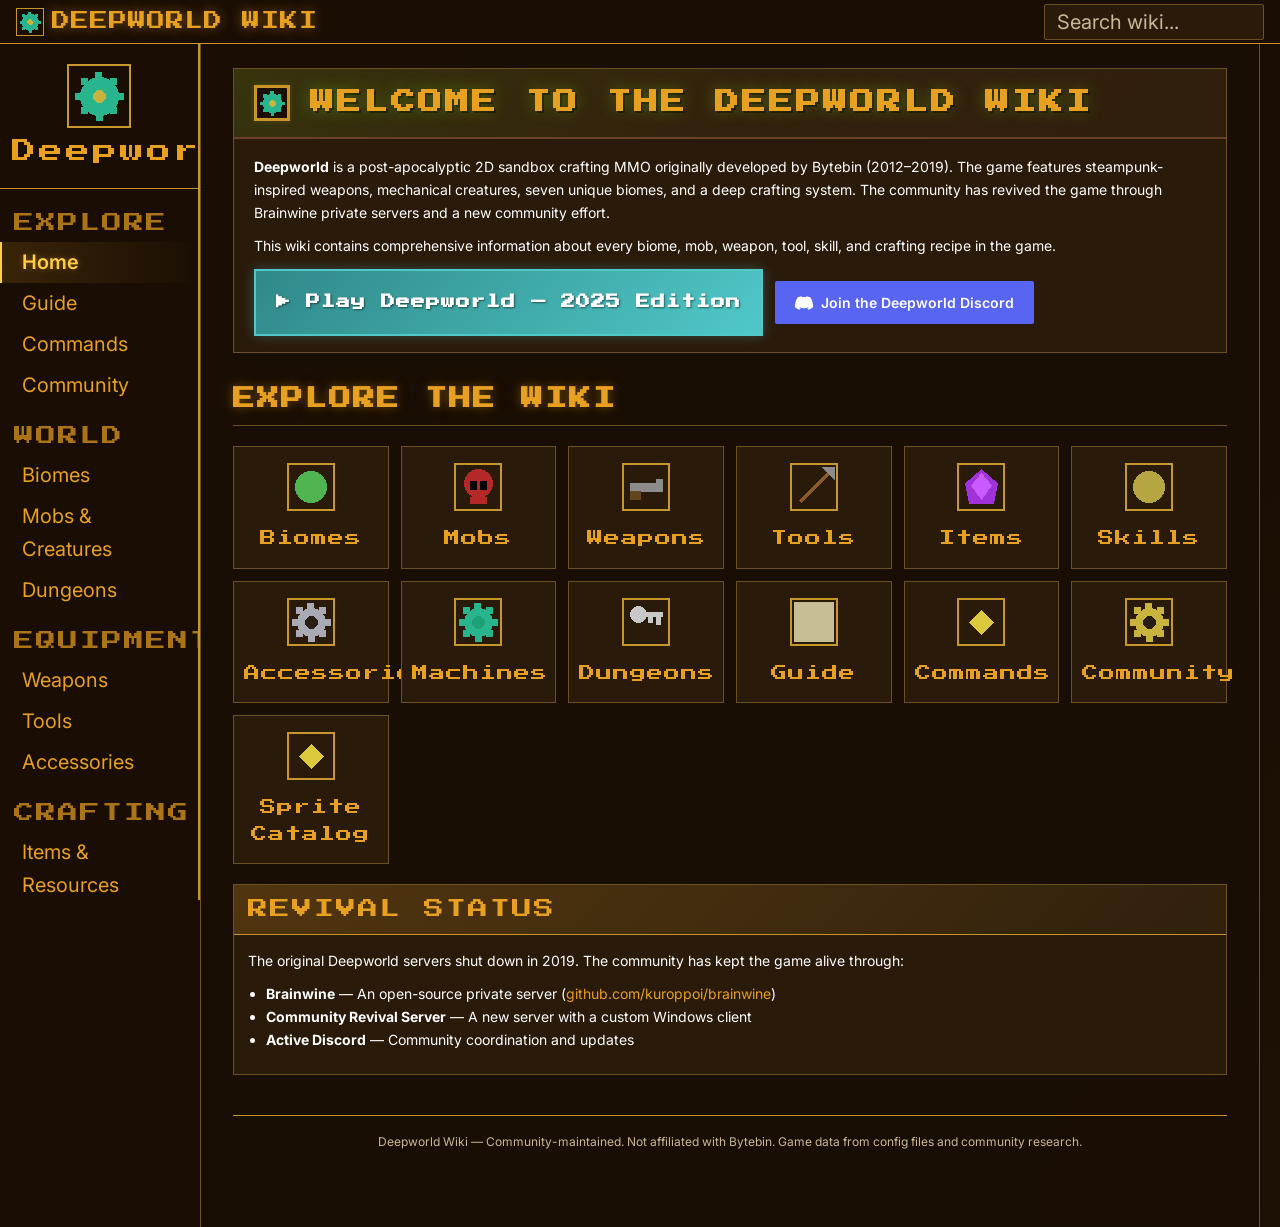
<file: index.html>
<!DOCTYPE html>
<html lang="en">
<head>
<meta charset="UTF-8">
<meta name="viewport" content="width=device-width, initial-scale=1.0">
<title>Deepworld Wiki</title>
<link rel="stylesheet" href="style.css">
<link rel="icon" type="image/png" href="./assets/icons/logo-deepworld.png">
</head>
<body>

<!-- ===== TOPBAR ===== -->
<div class="topbar">
  <div class="topbar-left">
    <button class="hamburger" onclick="toggleSidebar()" aria-label="Menu">&#9776;</button>
    <a href="#home" class="topbar-title">
      <img src="./assets/icons/logo-deepworld.png" class="logo-icon" alt="Deepworld">
      Deepworld Wiki
    </a>
  </div>
  <div class="search-box">
    <input type="text" id="searchInput" placeholder="Search wiki..." oninput="handleSearch()" onfocus="handleSearch()">
    <div class="search-results-dropdown" id="searchDropdown"></div>
  </div>
</div>

<!-- ===== SIDEBAR OVERLAY ===== -->
<div class="sidebar-overlay" id="sidebarOverlay" onclick="toggleSidebar()"></div>

<!-- ===== SIDEBAR ===== -->
<nav class="sidebar" id="sidebar">
  <div class="sidebar-logo">
    <img src="./assets/icons/logo-deepworld.png" alt="Deepworld Logo">
    <span>Deepworld</span>
  </div>

  <div class="nav-group">
    <div class="nav-group-title">Explore</div>
    <a href="#home" class="nav-link" data-page="home">Home</a>
    <a href="#guide" class="nav-link" data-page="guide">Guide</a>
    <a href="#commands" class="nav-link" data-page="commands">Commands</a>
    <a href="#community" class="nav-link" data-page="community">Community</a>
  </div>
  <div class="nav-group">
    <div class="nav-group-title">World</div>
    <a href="#biomes" class="nav-link" data-page="biomes">Biomes</a>
    <a href="#mobs" class="nav-link" data-page="mobs">Mobs & Creatures</a>
    <a href="#dungeons" class="nav-link" data-page="dungeons">Dungeons</a>
  </div>
  <div class="nav-group">
    <div class="nav-group-title">Equipment</div>
    <a href="#weapons" class="nav-link" data-page="weapons">Weapons</a>
    <a href="#tools" class="nav-link" data-page="tools">Tools</a>
    <a href="#accessories" class="nav-link" data-page="accessories">Accessories</a>
  </div>
  <div class="nav-group">
    <div class="nav-group-title">Crafting</div>
    <a href="#items" class="nav-link" data-page="items">Items & Resources</a>
    <a href="#machines" class="nav-link" data-page="machines">Machines</a>
    <a href="#skills" class="nav-link" data-page="skills">Skills</a>
  </div>
  <div class="nav-group">
    <div class="nav-group-title">Reference</div>
    <a href="#catalog" class="nav-link" data-page="catalog">Sprite Catalog</a>
  </div>

  <a href="https://discord.gg/deepworld" target="_blank" class="sidebar-discord">
    <svg width="16" height="16" viewBox="0 0 24 24" fill="currentColor"><path d="M20.317 4.37a19.791 19.791 0 00-4.885-1.515.074.074 0 00-.079.037c-.21.375-.444.864-.608 1.25a18.27 18.27 0 00-5.487 0 12.64 12.64 0 00-.617-1.25.077.077 0 00-.079-.037A19.736 19.736 0 003.677 4.37a.07.07 0 00-.032.027C.533 9.046-.32 13.58.099 18.057a.082.082 0 00.031.057 19.9 19.9 0 005.993 3.03.078.078 0 00.084-.028c.462-.63.874-1.295 1.226-1.994a.076.076 0 00-.041-.106 13.107 13.107 0 01-1.872-.892.077.077 0 01-.008-.128 10.2 10.2 0 00.372-.292.074.074 0 01.077-.01c3.928 1.793 8.18 1.793 12.062 0a.074.074 0 01.078.01c.12.098.246.198.373.292a.077.077 0 01-.006.127 12.299 12.299 0 01-1.873.892.077.077 0 00-.041.107c.36.698.772 1.362 1.225 1.993a.076.076 0 00.084.028 19.839 19.839 0 006.002-3.03.077.077 0 00.032-.054c.5-5.177-.838-9.674-3.549-13.66a.061.061 0 00-.031-.03z"/></svg>
    Discord
  </a>
</nav>

<!-- ===== MAIN CONTENT ===== -->
<main class="main">

<!-- ==================== HOME PAGE ==================== -->
<div class="page" id="page-home">
  <div class="welcome-banner">
    <div class="banner-header">
      <img src="./assets/icons/logo-deepworld.png" class="item-icon-lg" alt="Deepworld">
      <h1>Welcome to the Deepworld Wiki</h1>
    </div>
    <div class="banner-body">
      <p><strong>Deepworld</strong> is a post-apocalyptic 2D sandbox crafting MMO originally developed by Bytebin (2012&ndash;2019). The game features steampunk-inspired weapons, mechanical creatures, seven unique biomes, and a deep crafting system. The community has revived the game through Brainwine private servers and a new community effort.</p>
      <p>This wiki contains comprehensive information about every biome, mob, weapon, tool, skill, and crafting recipe in the game.</p>
      <div style="display:flex;gap:12px;flex-wrap:wrap;margin-top:12px;">
        <a href="https://boraini.com/deepworld-2025-website/" target="_blank" rel="noopener noreferrer" class="play-btn">
          &#9654; Play Deepworld &mdash; 2025 Edition
        </a>
        <a href="https://discord.gg/deepworld" target="_blank" class="discord-btn">
          <svg width="18" height="18" viewBox="0 0 24 24" fill="currentColor"><path d="M20.317 4.37a19.791 19.791 0 00-4.885-1.515.074.074 0 00-.079.037c-.21.375-.444.864-.608 1.25a18.27 18.27 0 00-5.487 0 12.64 12.64 0 00-.617-1.25.077.077 0 00-.079-.037A19.736 19.736 0 003.677 4.37a.07.07 0 00-.032.027C.533 9.046-.32 13.58.099 18.057a.082.082 0 00.031.057 19.9 19.9 0 005.993 3.03.078.078 0 00.084-.028c.462-.63.874-1.295 1.226-1.994a.076.076 0 00-.041-.106 13.107 13.107 0 01-1.872-.892.077.077 0 01-.008-.128 10.2 10.2 0 00.372-.292.074.074 0 01.077-.01c3.928 1.793 8.18 1.793 12.062 0a.074.074 0 01.078.01c.12.098.246.198.373.292a.077.077 0 01-.006.127 12.299 12.299 0 01-1.873.892.077.077 0 00-.041.107c.36.698.772 1.362 1.225 1.993a.076.076 0 00.084.028 19.839 19.839 0 006.002-3.03.077.077 0 00.032-.054c.5-5.177-.838-9.674-3.549-13.66a.061.061 0 00-.031-.03z"/></svg>
          Join the Deepworld Discord
        </a>
      </div>
    </div>
  </div>

  <h2>Explore the Wiki</h2>
  <div class="cat-grid">
    <a class="cat-card" href="#biomes">
      <img class="cat-icon" src="./assets/icons/biome-temperate.png" alt="Biomes">
      <div class="cat-label">Biomes</div>
    </a>
    <a class="cat-card" href="#mobs">
      <img class="cat-icon" src="./assets/icons/mob-terrapus.png" alt="Mobs">
      <div class="cat-label">Mobs</div>
    </a>
    <a class="cat-card" href="#weapons">
      <img class="cat-icon" src="./assets/icons/weapon-pistol.png" alt="Weapons">
      <div class="cat-label">Weapons</div>
    </a>
    <a class="cat-card" href="#tools">
      <img class="cat-icon" src="./assets/icons/tool-pickaxe.png" alt="Tools">
      <div class="cat-label">Tools</div>
    </a>
    <a class="cat-card" href="#items">
      <img class="cat-icon" src="./assets/icons/crystal-purple.png" alt="Items">
      <div class="cat-label">Items</div>
    </a>
    <a class="cat-card" href="#skills">
      <img class="cat-icon" src="./assets/icons/acc-scope-brass.png" alt="Skills">
      <div class="cat-label">Skills</div>
    </a>
    <a class="cat-card" href="#accessories">
      <img class="cat-icon" src="./assets/icons/acc-steampack.png" alt="Accessories">
      <div class="cat-label">Accessories</div>
    </a>
    <a class="cat-card" href="#machines">
      <img class="cat-icon" src="./assets/icons/machine-purifier.png" alt="Machines">
      <div class="cat-label">Machines</div>
    </a>
    <a class="cat-card" href="#dungeons">
      <img class="cat-icon" src="./assets/icons/key-skeleton.png" alt="Dungeons">
      <div class="cat-label">Dungeons</div>
    </a>
    <a class="cat-card" href="#guide">
      <img class="cat-icon" src="./assets/icons/acc-schematic.png" alt="Guide">
      <div class="cat-label">Guide</div>
    </a>
    <a class="cat-card" href="#commands">
      <img class="cat-icon" src="./assets/icons/misc-crown.png" alt="Commands">
      <div class="cat-label">Commands</div>
    </a>
    <a class="cat-card" href="#community">
      <img class="cat-icon" src="./assets/icons/mob-android.png" alt="Community">
      <div class="cat-label">Community</div>
    </a>
    <a class="cat-card" href="#catalog">
      <img class="cat-icon" src="./assets/icons/misc-crown.png" alt="Catalog">
      <div class="cat-label">Sprite Catalog</div>
    </a>
  </div>

  <div class="card">
    <div class="card-header">Revival Status</div>
    <div class="card-body">
      <p>The original Deepworld servers shut down in 2019. The community has kept the game alive through:</p>
      <ul style="margin-left:18px;margin-bottom:8px;">
        <li><strong>Brainwine</strong> &mdash; An open-source private server (<a href="https://github.com/kuroppoi/brainwine" target="_blank">github.com/kuroppoi/brainwine</a>)</li>
        <li><strong>Community Revival Server</strong> &mdash; A new server with a custom Windows client</li>
        <li><strong>Active Discord</strong> &mdash; Community coordination and updates</li>
      </ul>
    </div>
  </div>

  <div class="wiki-footer">
    Deepworld Wiki &mdash; Community-maintained. Not affiliated with Bytebin. Game data from config files and community research.
  </div>
</div>

<!-- ==================== BIOMES PAGE ==================== -->
<div class="page" id="page-biomes">
  <h1><img src="./assets/icons/biome-temperate.png" class="item-icon" alt="Biomes"> Biomes</h1>
  <p>Deepworld features 7 distinct biomes, each with unique resources, enemies, environmental mechanics, and terrain. Worlds generate with a specific biome type that determines what you'll find.</p>

  <!-- TEMPERATE -->
  <div class="biome-section clearfix" id="biome-temperate">
    <img class="biome-header-img" src="./assets/images/yt-biome-temperate.jpg" alt="Temperate Biome">
    <div class="infobox">
      <div class="infobox-header"><img src="./assets/icons/biome-temperate.png" class="item-icon-sm" alt=""> Temperate</div>
      <img class="infobox-img" src="./assets/images/biome-temperate.png" alt="Temperate Biome">
      <div class="infobox-row"><div class="infobox-label">Type</div><div class="infobox-value">Starter Biome</div></div>
      <div class="infobox-row"><div class="infobox-label">Mechanic</div><div class="infobox-value">Acid Rain</div></div>
      <div class="infobox-row"><div class="infobox-label">Resources</div><div class="infobox-value"><img src="./assets/icons/crystal-green.png" class="item-icon-sm" alt="">Green Crystals, <img src="./assets/icons/ore-copper.png" class="item-icon-sm" alt="">Copper, <img src="./assets/icons/ore-iron.png" class="item-icon-sm" alt="">Iron, <img src="./assets/icons/ore-wood.png" class="item-icon-sm" alt="">Wood</div></div>
      <div class="infobox-row"><div class="infobox-label">Exclusive</div><div class="infobox-value"><img src="./assets/icons/crystal-green.png" class="item-icon-sm" alt="">Green Crystals</div></div>
      <div class="infobox-row"><div class="infobox-label">Enemies</div><div class="infobox-value"><img src="./assets/icons/mob-brain-tiny.png" class="item-icon-sm" alt="">Brains, <img src="./assets/icons/mob-automata-small.png" class="item-icon-sm" alt="">Automata, <img src="./assets/icons/mob-terrapus.png" class="item-icon-sm" alt="">Terrapus</div></div>
      <div class="infobox-row"><div class="infobox-label">Absent</div><div class="infobox-value">Diamonds, Platinum, Bloodstone, Beryllium, Marble</div></div>
    </div>
    <h2>Temperate</h2>
    <p>The default starter biome with grassy terrain, trees, and varied underground ores. New worlds start with acid rain at 100% acidity. As you find all 8 Purifier parts and assemble the <img src="./assets/icons/machine-purifier.png" class="item-icon-sm" alt="">Purifier, acid rain converts to normal rain, and the biome becomes lush enough for flowers and bulbs to grow.</p>
    <h4>Mushrooms (8 types)</h4>
    <p><img src="./assets/icons/mush-portabella.png" class="item-icon-sm" alt="">Portabella, <img src="./assets/icons/mush-oyster.png" class="item-icon-sm" alt="">Oyster, <img src="./assets/icons/mush-porcini.png" class="item-icon-sm" alt="">Porcini, <img src="./assets/icons/mush-willow.png" class="item-icon-sm" alt="">Willow, <img src="./assets/icons/mush-amanita.png" class="item-icon-sm" alt="">Amanita, <img src="./assets/icons/mush-chanterelle.png" class="item-icon-sm" alt="">Chanterelle, <img src="./assets/icons/mush-morel.png" class="item-icon-sm" alt="">Morel, <img src="./assets/icons/mush-acid.png" class="item-icon-sm" alt="">Acid Mushroom</p>
    <h4>Environment</h4>
    <p>Acid rain damages players without <img src="./assets/icons/acc-exoskin.png" class="item-icon-sm" alt="">Exo-skin protection. The <img src="./assets/icons/machine-purifier.png" class="item-icon-sm" alt="">Purifier machine (8 parts found in green crates) neutralizes the acid rain when assembled. After purification, flowers and plants begin to grow naturally.</p>
  </div>

  <!-- DESERT -->
  <div class="biome-section clearfix" id="biome-desert">
    <img class="biome-header-img" src="./assets/images/yt-biome-desert.jpg" alt="Desert Biome">
    <div class="infobox">
      <div class="infobox-header"><img src="./assets/icons/biome-desert.png" class="item-icon-sm" alt=""> Desert</div>
      <img class="infobox-img" src="./assets/images/biome-desert.png" alt="Desert Biome">
      <div class="infobox-row"><div class="infobox-label">Type</div><div class="infobox-value">Arid Biome</div></div>
      <div class="infobox-row"><div class="infobox-label">Mechanic</div><div class="infobox-value">Dehydration</div></div>
      <div class="infobox-row"><div class="infobox-label">Resources</div><div class="infobox-value"><img src="./assets/icons/ore-beryllium.png" class="item-icon-sm" alt="">Beryllium, <img src="./assets/icons/crystal-yellow.png" class="item-icon-sm" alt="">Yellow Crystals</div></div>
      <div class="infobox-row"><div class="infobox-label">Exclusive</div><div class="infobox-value"><img src="./assets/icons/ore-beryllium.png" class="item-icon-sm" alt="">Beryllium</div></div>
      <div class="infobox-row"><div class="infobox-label">Enemies</div><div class="infobox-value"><img src="./assets/icons/mob-scorpion.png" class="item-icon-sm" alt="">Scorpions, <img src="./assets/icons/mob-sandworm.png" class="item-icon-sm" alt="">Sand Worms, <img src="./assets/icons/mob-armadillo.png" class="item-icon-sm" alt="">Armadillos</div></div>
      <div class="infobox-row"><div class="infobox-label">Fossils</div><div class="infobox-value"><img src="./assets/icons/fossil-pterodactyl.png" class="item-icon-sm" alt="">Pterodactyl, <img src="./assets/icons/fossil-trex.png" class="item-icon-sm" alt="">Raptor</div></div>
    </div>
    <h2>Desert</h2>
    <p>A barren biome where cacti replace trees and sandstone ruins dot the landscape. The desert has a dehydration mechanic &mdash; a Hydration bar that depletes over time. Players must carry and use <img src="./assets/icons/container-jar-water.png" class="item-icon-sm" alt="">Jars of Water to stay hydrated.</p>
    <h4>Exclusive Resource: <img src="./assets/icons/ore-beryllium.png" class="item-icon-sm" alt="">Beryllium</h4>
    <p>Beryllium ore is found only in Desert biomes and is required for crafting <img src="./assets/icons/weapon-energy-pistol.png" class="item-icon-sm" alt="">Energy weapons, weapon upgrade kits, and other advanced items.</p>
    <h4>Mushrooms</h4>
    <p><img src="./assets/icons/mush-portabella.png" class="item-icon-sm" alt="">Portabella, <img src="./assets/icons/mush-oyster.png" class="item-icon-sm" alt="">Oyster, <img src="./assets/icons/mush-porcini.png" class="item-icon-sm" alt="">Porcini, <img src="./assets/icons/mush-chanterelle.png" class="item-icon-sm" alt="">Chanterelle, <img src="./assets/icons/mush-morel.png" class="item-icon-sm" alt="">Morel, <img src="./assets/icons/mush-acid.png" class="item-icon-sm" alt="">Acid, <img src="./assets/icons/mush-anbaric.png" class="item-icon-sm" alt="">Anbaric Mushroom</p>
    <h4>Unique Creatures</h4>
    <p>The desert is home to <img src="./assets/icons/mob-scorpion.png" class="item-icon-sm" alt="">Scorpions, <img src="./assets/icons/mob-scorpion-large.png" class="item-icon-sm" alt="">Large Scorpions, <img src="./assets/icons/mob-sandworm.png" class="item-icon-sm" alt="">Sand Worms, and the friendly <img src="./assets/icons/mob-armadillo.png" class="item-icon-sm" alt="">Armadillo.</p>
  </div>

  <!-- ARCTIC -->
  <div class="biome-section clearfix" id="biome-arctic">
    <img class="biome-header-img" src="./assets/images/yt-biome-arctic-detail.jpg" alt="Arctic Biome">
    <div class="infobox">
      <div class="infobox-header"><img src="./assets/icons/biome-arctic.png" class="item-icon-sm" alt=""> Arctic</div>
      <img class="infobox-img" src="./assets/images/biome-arctic.png" alt="Arctic Biome">
      <div class="infobox-row"><div class="infobox-label">Type</div><div class="infobox-value">Frozen Biome</div></div>
      <div class="infobox-row"><div class="infobox-label">Mechanic</div><div class="infobox-value">Cold / Warmth Drain</div></div>
      <div class="infobox-row"><div class="infobox-label">Resources</div><div class="infobox-value"><img src="./assets/icons/ore-diamond.png" class="item-icon-sm" alt="">Diamonds, <img src="./assets/icons/crystal-blue.png" class="item-icon-sm" alt="">Blue Crystals, <img src="./assets/icons/ore-onyx.png" class="item-icon-sm" alt="">Onyx (100%)</div></div>
      <div class="infobox-row"><div class="infobox-label">Exclusive</div><div class="infobox-value"><img src="./assets/icons/ore-diamond.png" class="item-icon-sm" alt="">Diamonds</div></div>
      <div class="infobox-row"><div class="infobox-label">Enemies</div><div class="infobox-value"><img src="./assets/icons/mob-brain-tiny.png" class="item-icon-sm" alt="">Brains, <img src="./assets/icons/mob-automata-small.png" class="item-icon-sm" alt="">Automata, <img src="./assets/icons/mob-terrapus-frost.png" class="item-icon-sm" alt="">Frost Terrapus</div></div>
      <div class="infobox-row"><div class="infobox-label">Bunkers</div><div class="infobox-value">Ice Sculpture, Present</div></div>
    </div>
    <h2>Arctic</h2>
    <p>A barren frozen biome with no trees and scattered ruins. The cold mechanic drains the player's warmth &mdash; without an <img src="./assets/icons/acc-exoskin.png" class="item-icon-sm" alt="">Exo-skin, players lose HP over time. Arctic biomes are the only source of <img src="./assets/icons/ore-diamond.png" class="item-icon-sm" alt="">Diamond ore and have a 100% <img src="./assets/icons/ore-onyx.png" class="item-icon-sm" alt="">Onyx spawn rate.</p>
    <h4>Exclusive Resources</h4>
    <p><img src="./assets/icons/ore-diamond.png" class="item-icon-sm" alt="">Diamonds are found only in Arctic biomes and are essential for Diamond-tier tools, weapons, and the Diamond Weapon Kit.</p>
    <h4>Special Bunkers</h4>
    <p>The Arctic has unique bunker types: Ice Sculpture Bunkers containing ice sculptures, and Present/Candy Cane Bunkers with candy canes, presents, and unique seasonal loot.</p>
    <h4>Mushrooms</h4>
    <p><img src="./assets/icons/mush-portabella.png" class="item-icon-sm" alt="">Portabella, <img src="./assets/icons/mush-oyster.png" class="item-icon-sm" alt="">Oyster, <img src="./assets/icons/mush-porcini.png" class="item-icon-sm" alt="">Porcini, <img src="./assets/icons/mush-chanterelle.png" class="item-icon-sm" alt="">Chanterelle, <img src="./assets/icons/mush-arctic.png" class="item-icon-sm" alt="">Arctic Mushroom</p>
  </div>

  <!-- HELL -->
  <div class="biome-section clearfix" id="biome-hell">
    <img class="biome-header-img" src="./assets/images/yt-biome-hell.jpg" alt="Hell Biome">
    <div class="infobox">
      <div class="infobox-header"><img src="./assets/icons/biome-hell.png" class="item-icon-sm" alt=""> Hell</div>
      <div class="infobox-row"><div class="infobox-label">Type</div><div class="infobox-value">Fire Biome</div></div>
      <div class="infobox-row"><div class="infobox-label">Mechanic</div><div class="infobox-value">Fire/Magma hazards</div></div>
      <div class="infobox-row"><div class="infobox-label">Resources</div><div class="infobox-value"><img src="./assets/icons/ore-bloodstone.png" class="item-icon-sm" alt="">Bloodstone</div></div>
      <div class="infobox-row"><div class="infobox-label">Machine</div><div class="infobox-value"><img src="./assets/icons/machine-expiator.png" class="item-icon-sm" alt="">Expiator</div></div>
      <div class="infobox-row"><div class="infobox-label">Enemies</div><div class="infobox-value"><img src="./assets/icons/mob-terrapus-skeleton.png" class="item-icon-sm" alt="">Skeleton Terrapus, <img src="./assets/icons/mob-ghost.png" class="item-icon-sm" alt="">Ghosts</div></div>
    </div>
    <h2>Hell</h2>
    <p>A fire-themed biome filled with magma and hazards. The <img src="./assets/icons/machine-expiator.png" class="item-icon-sm" alt="">Expiator machine is unique to this biome &mdash; it consists of 8 parts that must be found and assembled, similar to the Purifier. <img src="./assets/icons/mob-terrapus-skeleton.png" class="item-icon-sm" alt="">Skeleton Terrapus are the primary enemy here, immune to most weapon types. The biome contains <img src="./assets/icons/ore-bloodstone.png" class="item-icon-sm" alt="">Bloodstone as a resource.</p>
  </div>

  <!-- DEEP -->
  <div class="biome-section clearfix" id="biome-deep">
    <img class="biome-header-img" src="./assets/images/yt-biome-deep.jpg" alt="Deep Biome">
    <div class="infobox">
      <div class="infobox-header"><img src="./assets/icons/biome-deep.png" class="item-icon-sm" alt=""> Deep</div>
      <div class="infobox-row"><div class="infobox-label">Type</div><div class="infobox-value">Underground</div></div>
      <div class="infobox-row"><div class="infobox-label">Mechanic</div><div class="infobox-value">Darkness</div></div>
      <div class="infobox-row"><div class="infobox-label">Notes</div><div class="infobox-value">Underground deep world</div></div>
    </div>
    <h2>Deep</h2>
    <p>An underground biome shrouded in darkness. <img src="./assets/icons/acc-flashlight.png" class="item-icon-sm" alt="">Flashlights and light sources are essential for navigation. The Deep biome features unique underground terrain and resource deposits.</p>
  </div>

  <!-- BRAIN -->
  <div class="biome-section clearfix" id="biome-brain">
    <img class="biome-header-img" src="./assets/images/yt-biome-brain.jpg" alt="Brain Biome">
    <div class="infobox">
      <div class="infobox-header"><img src="./assets/icons/biome-brain.png" class="item-icon-sm" alt=""> Brain</div>
      <div class="infobox-row"><div class="infobox-label">Type</div><div class="infobox-value">Alien Biome</div></div>
      <div class="infobox-row"><div class="infobox-label">Enemies</div><div class="infobox-value"><img src="./assets/icons/mob-brain-tiny.png" class="item-icon-sm" alt="">Baby Brains, all Brain types</div></div>
      <div class="infobox-row"><div class="infobox-label">Notes</div><div class="infobox-value">Baby Brain homeland</div></div>
    </div>
    <h2>Brain</h2>
    <p>The homeland of the <img src="./assets/icons/mob-brain-adult.png" class="item-icon-sm" alt="">Brain creatures. This biome is populated primarily by <img src="./assets/icons/mob-brain-tiny.png" class="item-icon-sm" alt="">Baby Brains and other Brain variants. It serves as the origin point for Deepworld's most iconic enemy faction.</p>
  </div>

  <!-- SPACE -->
  <div class="biome-section clearfix" id="biome-space">
    <img class="biome-header-img" src="./assets/images/yt-biome-space.jpg" alt="Space Biome">
    <div class="infobox">
      <div class="infobox-header"><img src="./assets/icons/biome-space.png" class="item-icon-sm" alt=""> Space</div>
      <div class="infobox-row"><div class="infobox-label">Type</div><div class="infobox-value">Space Biome</div></div>
      <div class="infobox-row"><div class="infobox-label">Exclusive</div><div class="infobox-value"><img src="./assets/icons/ore-platinum.png" class="item-icon-sm" alt="">Platinum</div></div>
      <div class="infobox-row"><div class="infobox-label">Added</div><div class="infobox-value">Christmas Update</div></div>
    </div>
    <h2>Space</h2>
    <p>The Space biome was released as a major Christmas update. It is the exclusive source of <img src="./assets/icons/ore-platinum.png" class="item-icon-sm" alt="">Platinum ore, used to craft the highest tier of tools: <img src="./assets/icons/tool-pickaxe-platinum.png" class="item-icon-sm" alt="">Platinum Pickaxe, Platinum Shovel, Platinum Spade, and Platinum Net.</p>
  </div>
</div>

<!-- ==================== MOBS PAGE ==================== -->
<div class="page" id="page-mobs">
  <h1><img src="./assets/icons/mob-terrapus.png" class="item-icon" alt="Mobs"> Mobs & Creatures</h1>
  <p>Deepworld is populated with a variety of hostile, neutral, and friendly creatures. Each mob has specific stats, behaviors, and loot tables.</p>

  <!-- TERRAPUS FAMILY -->
  <div class="mob-family">
    <h2><img src="./assets/icons/mob-terrapus.png" class="item-icon" alt="Terrapus"> Terrapus Family</h2>
    <p>The Terrapus (plural: Terrapi) are the most common aggressive mob in Deepworld. The name comes from "terra" (earth) + "octopus" &mdash; earth octopus. They do not follow players but can climb walls.</p>
    <table class="wiki-table">
      <thead>
        <tr><th>Name</th><th>HP</th><th>Damage</th><th>XP</th><th>Weakness</th><th>Defense</th><th>Biome</th></tr>
      </thead>
      <tbody>
        <tr><td><img src="./assets/icons/mob-terrapus.png" class="item-icon" alt="">Juvenile Terrapus</td><td>0.5</td><td><span class="dmg dmg-piercing">Piercing 0.3</span></td><td>1</td><td>&mdash;</td><td>&mdash;</td><td>All (surface)</td></tr>
        <tr><td><img src="./assets/icons/mob-terrapus.png" class="item-icon" alt="">Adult Terrapus</td><td>0.8</td><td><span class="dmg dmg-piercing">Piercing 0.5</span></td><td>2</td><td>Fire 0.3, Piercing 0.2, Crushing 0.3</td><td>Acid 0.2</td><td>All</td></tr>
        <tr><td><img src="./assets/icons/mob-terrapus-fire.png" class="item-icon" alt="">Fire Terrapus</td><td>1.5</td><td><span class="dmg dmg-fire">Fire 0.75</span></td><td>3</td><td>Cold 0.4, Crushing 0.2</td><td>Fire 1.3, Steam 1.1</td><td>Any (fire spawn)</td></tr>
        <tr><td><img src="./assets/icons/mob-terrapus-acid.png" class="item-icon" alt="">Acid Terrapus</td><td>1.5</td><td><span class="dmg dmg-acid">Acid 0.55</span></td><td>3</td><td>Crushing 0.2</td><td>Acid 1.3</td><td>Temperate (rare)</td></tr>
        <tr><td><img src="./assets/icons/mob-terrapus-skeleton.png" class="item-icon" alt="">Skeleton Terrapus</td><td>2.0</td><td><span class="dmg dmg-energy">Energy 0.3</span></td><td>3</td><td>Crushing 0.2</td><td>Energy 1.3, Cold 0.5, Fire 0.5</td><td>Hell only</td></tr>
        <tr><td><img src="./assets/icons/mob-terrapus-frost.png" class="item-icon" alt="">Frost Terrapus</td><td>1.5</td><td><span class="dmg dmg-cold">Cold 0.55</span></td><td>3</td><td>Fire 0.4, Crushing 0.2</td><td>Cold 1.3</td><td>Arctic</td></tr>
        <tr><td><img src="./assets/icons/mob-terrapus-queen.png" class="item-icon" alt="">Queen Terrapus</td><td>25.0</td><td><span class="dmg dmg-piercing">Piercing 2.0</span></td><td>25</td><td>&mdash;</td><td>Acid 1.0, Cold 0.5, Energy 0.2</td><td>Boss</td></tr>
        <tr><td><img src="./assets/icons/mob-terrapus-pet.png" class="item-icon" alt="">Pet Terrapus</td><td>&mdash;</td><td>None (friendly)</td><td>&mdash;</td><td>&mdash;</td><td>&mdash;</td><td>Red chest loot</td></tr>
      </tbody>
    </table>
  </div>

  <!-- BRAINS -->
  <div class="mob-family">
    <h2><img src="./assets/icons/mob-brain-adult.png" class="item-icon" alt="Brains"> Brains</h2>
    <img class="wiki-img" src="./assets/images/mob-brain.png" alt="Brain Creature" style="max-width:300px;float:right;margin:0 0 12px 16px;">
    <p>Brains are among the most iconic enemies in Deepworld. Found in dungeons, Brain biomes, and mechanical maws, they attack with energy cannons and use force shields for defense.</p>
    <table class="wiki-table">
      <thead>
        <tr><th>Name</th><th>HP</th><th>Damage</th><th>XP</th><th>Notes</th></tr>
      </thead>
      <tbody>
        <tr><td><img src="./assets/icons/mob-brain-tiny.png" class="item-icon" alt="">Tiny Brain</td><td>3</td><td><span class="dmg dmg-energy">Energy 0.3</span></td><td>5</td><td>Has force shield</td></tr>
        <tr><td><img src="./assets/icons/mob-brain-juvenile.png" class="item-icon" alt="">Juvenile Brain</td><td>7</td><td><span class="dmg dmg-energy">Energy 0.3</span></td><td>10</td><td>Has force shield, drops <img src="./assets/icons/acc-shillings.png" class="item-icon-sm" alt="">Shillings</td></tr>
        <tr><td><img src="./assets/icons/mob-brain-adult.png" class="item-icon" alt="">Adult Brain</td><td>11</td><td><span class="dmg dmg-energy">Energy 0.4</span></td><td>20</td><td>Drops <img src="./assets/icons/acc-shillings.png" class="item-icon-sm" alt="">Shillings (20), canisters</td></tr>
        <tr><td><img src="./assets/icons/mob-brain-dire.png" class="item-icon" alt="">Dire Adult Brain</td><td>18</td><td><span class="dmg dmg-energy">Energy 0.5</span></td><td>30</td><td>Drops <img src="./assets/icons/acc-shillings.png" class="item-icon-sm" alt="">Shillings (30), spawns from <img src="./assets/icons/container-pandora.png" class="item-icon-sm" alt="">Pandora</td></tr>
        <tr><td><img src="./assets/icons/mob-brain-lord.png" class="item-icon" alt="">Brain Lord</td><td>34</td><td><span class="dmg dmg-energy">Energy 0.5</span></td><td>100</td><td>Boss. Drops <img src="./assets/icons/acc-shillings.png" class="item-icon-sm" alt="">Shillings (100), cloaks</td></tr>
      </tbody>
    </table>
  </div>

  <!-- AUTOMATA -->
  <div class="mob-family">
    <h2><img src="./assets/icons/mob-automata-medium.png" class="item-icon" alt="Automata"> Automata</h2>
    <p>Mechanical enemies found primarily in dungeons and scattered throughout the world. Weak to bludgeoning weapons (<img src="./assets/icons/weapon-sledgehammer.png" class="item-icon-sm" alt="">Sledgehammers, <img src="./assets/icons/weapon-tesla-club.png" class="item-icon-sm" alt="">Tesla Club).</p>
    <table class="wiki-table">
      <thead>
        <tr><th>Name</th><th>HP</th><th>XP</th><th>Loot</th><th>Variants</th></tr>
      </thead>
      <tbody>
        <tr><td><img src="./assets/icons/mob-automata-small.png" class="item-icon" alt="">Small Automata</td><td>1.5</td><td>5</td><td>Iron rubble, brass rubble, <img src="./assets/icons/consume-canister.png" class="item-icon-sm" alt="">canisters</td><td>Walker, Flyer</td></tr>
        <tr><td><img src="./assets/icons/mob-automata-medium.png" class="item-icon" alt="">Medium Automata</td><td>6</td><td>10</td><td>Iron/brass rubble, canisters</td><td>Walker, Flyer</td></tr>
        <tr><td><img src="./assets/icons/mob-automata-large.png" class="item-icon" alt="">Large Automata</td><td>15</td><td>20</td><td>Canisters, ectoplasm</td><td>Walker, Flyer</td></tr>
      </tbody>
    </table>
    <p>Gun-equipped Automata variants also exist: Acid, Bullet, Energy, Flame, Frost, and Steam gun types.</p>
  </div>

  <!-- SUPERNATURAL -->
  <div class="mob-family">
    <h2><img src="./assets/icons/mob-ghost.png" class="item-icon" alt="Supernatural"> Supernatural</h2>
    <p>Ghostly and undead entities found in certain biomes and dungeons.</p>
    <table class="wiki-table">
      <thead>
        <tr><th>Name</th><th>HP</th><th>Damage</th><th>XP</th><th>Speed</th></tr>
      </thead>
      <tbody>
        <tr><td><img src="./assets/icons/mob-ghost.png" class="item-icon" alt="">Ghost</td><td>3</td><td>&mdash;</td><td>&mdash;</td><td>3</td></tr>
        <tr><td><img src="./assets/icons/mob-revenant.png" class="item-icon" alt="">Revenant</td><td>6</td><td><span class="dmg dmg-shadow">Shadow</span></td><td>10</td><td>3</td></tr>
        <tr><td><img src="./assets/icons/mob-revenant-dire.png" class="item-icon" alt="">Dire Revenant</td><td>12</td><td><span class="dmg dmg-shadow">Shadow (burst 8)</span></td><td>20</td><td>5</td></tr>
        <tr><td><img src="./assets/icons/mob-revenant-lord.png" class="item-icon" alt="">Revenant Lord</td><td>31</td><td><span class="dmg dmg-shadow">Shadow</span></td><td>80</td><td>4</td></tr>
      </tbody>
    </table>
  </div>

  <!-- DESERT CREATURES -->
  <div class="mob-family">
    <h2><img src="./assets/icons/mob-scorpion.png" class="item-icon" alt="Desert"> Desert Creatures</h2>
    <p>Creatures unique to the Desert biome.</p>
    <table class="wiki-table">
      <thead>
        <tr><th>Name</th><th>HP</th><th>Damage</th><th>XP</th><th>Notes</th></tr>
      </thead>
      <tbody>
        <tr><td><img src="./assets/icons/mob-scorpion.png" class="item-icon" alt="">Scorpion</td><td>1.75</td><td>&mdash;</td><td>3</td><td>Common desert enemy</td></tr>
        <tr><td><img src="./assets/icons/mob-scorpion-large.png" class="item-icon" alt="">Large Scorpion</td><td>5.5</td><td><span class="dmg dmg-piercing">Piercing 0.9</span></td><td>5</td><td>Stronger variant</td></tr>
        <tr><td><img src="./assets/icons/mob-sandworm.png" class="item-icon" alt="">Sand Worm</td><td>&mdash;</td><td><span class="dmg dmg-fire">Fire 1.0</span></td><td>&mdash;</td><td>Emerges from sand</td></tr>
        <tr><td><img src="./assets/icons/mob-armadillo.png" class="item-icon" alt="">Armadillo</td><td>2.0</td><td>None</td><td>&mdash;</td><td>Friendly, passive creature</td></tr>
      </tbody>
    </table>
  </div>

  <!-- OTHER CREATURES -->
  <div class="mob-family">
    <h2>Other Creatures</h2>
    <h4>Small Animals</h4>
    <table class="wiki-table">
      <thead>
        <tr><th>Name</th><th>HP</th><th>Behavior</th><th>Notes</th></tr>
      </thead>
      <tbody>
        <tr><td><img src="./assets/icons/mob-rat.png" class="item-icon" alt="">Rat</td><td>0.9</td><td>Friendly</td><td>Found underground</td></tr>
        <tr><td><img src="./assets/icons/mob-bat.png" class="item-icon" alt="">Bat</td><td>1.1</td><td>Neutral</td><td>Found in caves</td></tr>
        <tr><td><img src="./assets/icons/mob-crow.png" class="item-icon" alt="">Crow</td><td>&mdash;</td><td>Friendly</td><td>Passive bird</td></tr>
        <tr><td><img src="./assets/icons/mob-vulture.png" class="item-icon" alt="">Vulture</td><td>&mdash;</td><td>Friendly</td><td>Passive bird</td></tr>
      </tbody>
    </table>
    <h4>Butterflies (8 types, catchable with <img src="./assets/icons/tool-net.png" class="item-icon-sm" alt="">Net)</h4>
    <p>Eight varieties of butterflies can be found and caught using a Net tool. Higher-tier nets increase catch chance.</p>
    <h4>Fish (8 types)</h4>
    <p>Almaco Jack, Angelfish, Clownfish, Codfish, Flame Hawkfish, Herring, Piranha, Sergeant Major</p>
    <h4>Anemones</h4>
    <p>Standard, Electric, Magenta, Red &mdash; found underwater.</p>
  </div>

  <!-- ANDROIDS -->
  <div class="mob-family">
    <h2><img src="./assets/icons/mob-android.png" class="item-icon" alt="Androids"> Androids</h2>
    <img class="wiki-img" src="./assets/images/mob-android.png" alt="Android" style="max-width:250px;float:right;margin:0 0 12px 16px;">
    <p>Androids are the rarest mobs in Deepworld &mdash; only 6 spawn per world. They are metallic-gold humanoid figures that wear hats.</p>
    <div class="card">
      <div class="card-header"><img src="./assets/icons/mob-android.png" class="item-icon-sm" alt=""> Android Mechanics</div>
      <div class="card-body">
        <ul style="margin-left:18px;">
          <li><strong>Free Loot:</strong> Each android gives free loot once per day per player</li>
          <li><strong>Consecutive Bonus:</strong> Collecting from the same android for 5 consecutive days grants a special item on the 5th day</li>
          <li><strong>Shilling Trade:</strong> Use <img src="./assets/icons/acc-shillings.png" class="item-icon-sm" alt="">Shillings to trade with androids (requires Barter skill)</li>
          <li><strong>Figurines:</strong> Use Shillings + <img src="./assets/icons/ore-marble.png" class="item-icon-sm" alt="">marble/<img src="./assets/icons/ore-bloodstone.png" class="item-icon-sm" alt="">bloodstone ores to enlarge android figurines</li>
        </ul>
      </div>
    </div>
  </div>

  <!-- PETS -->
  <div class="mob-family">
    <h2>Pets</h2>
    <p>Friendly companion creatures that follow the player.</p>
    <table class="wiki-table">
      <thead>
        <tr><th>Pet</th><th>Source</th></tr>
      </thead>
      <tbody>
        <tr><td><img src="./assets/icons/pet-terrapus.png" class="item-icon" alt="">Pet Terrapus</td><td>Rare red chest loot</td></tr>
        <tr><td><img src="./assets/icons/pet-crow.png" class="item-icon" alt="">Pet Crow</td><td>Special loot</td></tr>
        <tr><td><img src="./assets/icons/pet-bunny.png" class="item-icon" alt="">Pet Bunny</td><td>Special loot</td></tr>
        <tr><td><img src="./assets/icons/pet-skunk.png" class="item-icon" alt="">Pet Skunk</td><td>Special loot</td></tr>
        <tr><td><img src="./assets/icons/pet-vulture.png" class="item-icon" alt="">Pet Vulture</td><td>Special loot</td></tr>
      </tbody>
    </table>
  </div>
</div>

<!-- ==================== WEAPONS PAGE ==================== -->
<div class="page" id="page-weapons">
  <h1><img src="./assets/icons/weapon-pistol.png" class="item-icon" alt="Weapons"> Weapons & Combat</h1>
  <p>Deepworld features ranged firearms, melee weapons, and bombs. Ranged weapons consume steam to fire. Weapons can be upgraded using Diamond and Onyx Weapon Kits.</p>
  <img class="wiki-img" src="./assets/images/yt-weapon-combat.jpg" alt="Combat" style="max-width:100%;margin-bottom:16px;">

  <h2><img src="./assets/icons/part-gun-barrel.png" class="item-icon" alt=""> Gun Parts (Craft First)</h2>
  <p>Before crafting any ranged weapon, you need to craft the component parts:</p>
  <table class="wiki-table">
    <thead><tr><th>Part</th><th>Recipe</th></tr></thead>
    <tbody>
      <tr><td><img src="./assets/icons/part-gun-barrel.png" class="item-icon" alt="">Gun Barrel</td><td><img src="./assets/icons/ore-iron.png" class="item-icon-sm" alt="">1x Iron + <img src="./assets/icons/ore-brass.png" class="item-icon-sm" alt="">1x Brass</td></tr>
      <tr><td><img src="./assets/icons/part-pistol-stock.png" class="item-icon" alt="">Pistol Stock</td><td><img src="./assets/icons/ore-iron.png" class="item-icon-sm" alt="">1x Iron + <img src="./assets/icons/ore-wood.png" class="item-icon-sm" alt="">1x Wood</td></tr>
      <tr><td><img src="./assets/icons/part-musket-stock.png" class="item-icon" alt="">Musket Stock</td><td><img src="./assets/icons/ore-iron.png" class="item-icon-sm" alt="">1x Iron + <img src="./assets/icons/ore-wood.png" class="item-icon-sm" alt="">2x Wood</td></tr>
    </tbody>
  </table>

  <h2><img src="./assets/icons/consume-upgrade-diamond.png" class="item-icon" alt=""> Weapon Upgrade Kits</h2>
  <table class="wiki-table">
    <thead><tr><th>Kit</th><th>Upgrade</th><th>Recipe</th><th>Skill Req</th></tr></thead>
    <tbody>
      <tr><td class="rarity-rare"><img src="./assets/icons/consume-upgrade-diamond.png" class="item-icon" alt="">Diamond Weapon Kit</td><td>Base &rarr; MK2</td><td><img src="./assets/icons/ore-diamond.png" class="item-icon-sm" alt="">3x Diamond + <img src="./assets/icons/ore-iron.png" class="item-icon-sm" alt="">3x Iron + <img src="./assets/icons/ore-beryllium.png" class="item-icon-sm" alt="">3x Beryllium + <img src="./assets/icons/acc-schematic.png" class="item-icon-sm" alt="">Schematic</td><td>Engineering 8</td></tr>
      <tr><td class="rarity-epic"><img src="./assets/icons/consume-upgrade-onyx.png" class="item-icon" alt="">Onyx Weapon Kit</td><td>Base &rarr; MK3</td><td><img src="./assets/icons/ore-onyx.png" class="item-icon-sm" alt="">2x Onyx + <img src="./assets/icons/ore-iron.png" class="item-icon-sm" alt="">3x Iron + <img src="./assets/icons/ore-beryllium.png" class="item-icon-sm" alt="">3x Beryllium + <img src="./assets/icons/acc-schematic.png" class="item-icon-sm" alt="">Schematic</td><td>Engineering 10</td></tr>
      <tr><td class="rarity-rare">Diamond Turret Kit</td><td>Turret MK1 &rarr; MK2</td><td>&mdash;</td><td>&mdash;</td></tr>
      <tr><td class="rarity-epic">Onyx Turret Kit</td><td>Turret MK2 &rarr; MK3</td><td>&mdash;</td><td>&mdash;</td></tr>
    </tbody>
  </table>

  <h2>Ranged Weapons</h2>
  <img class="wiki-img" src="./assets/images/yt-weapon-crafting.jpg" alt="Weapon Crafting" style="max-width:100%;margin-bottom:12px;">

  <h3>Non-Elemental</h3>
  <table class="wiki-table">
    <thead><tr><th>Weapon</th><th>Damage</th><th>Rate</th><th>Crafting</th><th>Skill</th></tr></thead>
    <tbody>
      <tr><td><img src="./assets/icons/weapon-pistol.png" class="item-icon" alt="">Pistol</td><td><span class="dmg dmg-piercing">Piercing 0.175</span></td><td>2</td><td><img src="./assets/icons/part-pistol-stock.png" class="item-icon-sm" alt="">Pistol Stock + <img src="./assets/icons/part-gun-barrel.png" class="item-icon-sm" alt="">Gun Barrel</td><td>Building 2</td></tr>
      <tr><td><img src="./assets/icons/weapon-pistol.png" class="item-icon" alt="">Pistol MK2</td><td><span class="dmg dmg-piercing">Piercing 0.219</span></td><td>3</td><td><img src="./assets/icons/consume-upgrade-diamond.png" class="item-icon-sm" alt="">Diamond Weapon Kit</td><td>&mdash;</td></tr>
      <tr><td><img src="./assets/icons/weapon-pistol.png" class="item-icon" alt="">Pistol MK3</td><td><span class="dmg dmg-piercing">Piercing 0.263</span></td><td>4</td><td><img src="./assets/icons/consume-upgrade-onyx.png" class="item-icon-sm" alt="">Onyx Weapon Kit</td><td>&mdash;</td></tr>
      <tr><td><img src="./assets/icons/weapon-musket.png" class="item-icon" alt="">Musket</td><td><span class="dmg dmg-piercing">Piercing 0.2</span></td><td>3</td><td><img src="./assets/icons/part-musket-stock.png" class="item-icon-sm" alt="">Musket Stock + 2x <img src="./assets/icons/part-gun-barrel.png" class="item-icon-sm" alt="">Gun Barrel</td><td>Building 3</td></tr>
      <tr><td><img src="./assets/icons/weapon-musket.png" class="item-icon" alt="">Musket MK2</td><td><span class="dmg dmg-piercing">Piercing 0.25</span></td><td>4</td><td><img src="./assets/icons/consume-upgrade-diamond.png" class="item-icon-sm" alt="">Diamond Weapon Kit</td><td>&mdash;</td></tr>
      <tr><td><img src="./assets/icons/weapon-musket.png" class="item-icon" alt="">Musket MK3</td><td><span class="dmg dmg-piercing">Piercing 0.3</span></td><td>5</td><td><img src="./assets/icons/consume-upgrade-onyx.png" class="item-icon-sm" alt="">Onyx Weapon Kit</td><td>&mdash;</td></tr>
    </tbody>
  </table>

  <h3>Steam Element</h3>
  <table class="wiki-table">
    <thead><tr><th>Weapon</th><th>Damage</th><th>Crafting</th><th>Skill</th></tr></thead>
    <tbody>
      <tr><td><img src="./assets/icons/weapon-steam-pistol.png" class="item-icon" alt="">Steam Pistol</td><td><span class="dmg dmg-steam">Fire 0.15</span></td><td><img src="./assets/icons/part-pistol-stock.png" class="item-icon-sm" alt="">Pistol Stock + 2x <img src="./assets/icons/part-gun-barrel.png" class="item-icon-sm" alt="">Gun Barrel + 2x <img src="./assets/icons/ore-brass.png" class="item-icon-sm" alt="">Brass + <img src="./assets/icons/ore-iron.png" class="item-icon-sm" alt="">Iron + <img src="./assets/icons/crystal-blue.png" class="item-icon-sm" alt="">Blue Crystal</td><td>Engineering 3</td></tr>
      <tr><td><img src="./assets/icons/weapon-steam-cannon.png" class="item-icon" alt="">Steam Cannon</td><td><span class="dmg dmg-steam">Fire 0.225</span></td><td><img src="./assets/icons/part-pistol-stock.png" class="item-icon-sm" alt="">Pistol Stock + 2x <img src="./assets/icons/part-gun-barrel.png" class="item-icon-sm" alt="">Gun Barrel + 6x <img src="./assets/icons/ore-brass.png" class="item-icon-sm" alt="">Brass + 2x <img src="./assets/icons/ore-iron.png" class="item-icon-sm" alt="">Iron + 2x <img src="./assets/icons/crystal-blue.png" class="item-icon-sm" alt="">Blue Crystal</td><td>Engineering 5</td></tr>
    </tbody>
  </table>

  <h3>Flame Element</h3>
  <table class="wiki-table">
    <thead><tr><th>Weapon</th><th>Damage</th><th>Crafting</th><th>Skill</th></tr></thead>
    <tbody>
      <tr><td><img src="./assets/icons/weapon-flame-pistol.png" class="item-icon" alt="">Flame Pistol</td><td><span class="dmg dmg-fire">Fire 0.25</span></td><td><img src="./assets/icons/part-pistol-stock.png" class="item-icon-sm" alt="">Pistol Stock + 2x <img src="./assets/icons/part-gun-barrel.png" class="item-icon-sm" alt="">Gun Barrel + <img src="./assets/icons/ore-brass.png" class="item-icon-sm" alt="">Brass + 2x <img src="./assets/icons/ore-iron.png" class="item-icon-sm" alt="">Iron + <img src="./assets/icons/crystal-red.png" class="item-icon-sm" alt="">Red Crystal</td><td>Engineering 5</td></tr>
      <tr><td><img src="./assets/icons/weapon-flamethrower.png" class="item-icon" alt="">Flamethrower</td><td><span class="dmg dmg-fire">Fire 0.375</span></td><td><img src="./assets/icons/part-pistol-stock.png" class="item-icon-sm" alt="">Pistol Stock + 2x <img src="./assets/icons/part-gun-barrel.png" class="item-icon-sm" alt="">Gun Barrel + 4x <img src="./assets/icons/ore-brass.png" class="item-icon-sm" alt="">Brass + 2x <img src="./assets/icons/ore-iron.png" class="item-icon-sm" alt="">Iron + 3x <img src="./assets/icons/crystal-red.png" class="item-icon-sm" alt="">Red Crystal</td><td>Engineering 7</td></tr>
    </tbody>
  </table>

  <h3>Frost Element</h3>
  <table class="wiki-table">
    <thead><tr><th>Weapon</th><th>Damage</th><th>Crafting</th><th>Skill</th></tr></thead>
    <tbody>
      <tr><td><img src="./assets/icons/weapon-frost-pistol.png" class="item-icon" alt="">Frost Pistol</td><td><span class="dmg dmg-cold">Cold 0.25</span></td><td><img src="./assets/icons/part-pistol-stock.png" class="item-icon-sm" alt="">Pistol Stock + 2x <img src="./assets/icons/part-gun-barrel.png" class="item-icon-sm" alt="">Gun Barrel + <img src="./assets/icons/ore-brass.png" class="item-icon-sm" alt="">Brass + 2x <img src="./assets/icons/ore-iron.png" class="item-icon-sm" alt="">Iron + <img src="./assets/icons/crystal-red.png" class="item-icon-sm" alt="">Red Crystal</td><td>Engineering 5</td></tr>
      <tr><td><img src="./assets/icons/weapon-frost-cannon.png" class="item-icon" alt="">Frost Cannon</td><td><span class="dmg dmg-cold">Cold 0.375</span></td><td><img src="./assets/icons/part-pistol-stock.png" class="item-icon-sm" alt="">Pistol Stock + 2x <img src="./assets/icons/part-gun-barrel.png" class="item-icon-sm" alt="">Gun Barrel + <img src="./assets/icons/ore-brass.png" class="item-icon-sm" alt="">Brass + 2x <img src="./assets/icons/ore-iron.png" class="item-icon-sm" alt="">Iron + 3x <img src="./assets/icons/crystal-red.png" class="item-icon-sm" alt="">Red Crystal</td><td>Engineering 7</td></tr>
    </tbody>
  </table>

  <h3>Acid Element</h3>
  <table class="wiki-table">
    <thead><tr><th>Weapon</th><th>Damage</th><th>Crafting</th><th>Skill</th></tr></thead>
    <tbody>
      <tr><td><img src="./assets/icons/weapon-acid-cannon.png" class="item-icon" alt="">Acid Cannon</td><td><span class="dmg dmg-acid">Acid 0.3 (burst 3)</span></td><td><img src="./assets/icons/part-pistol-stock.png" class="item-icon-sm" alt="">Pistol Stock + 2x <img src="./assets/icons/part-gun-barrel.png" class="item-icon-sm" alt="">Gun Barrel + 4x <img src="./assets/icons/ore-brass.png" class="item-icon-sm" alt="">Brass + 5x <img src="./assets/icons/container-jar-acid.png" class="item-icon-sm" alt="">Jar of Acid + 2x <img src="./assets/icons/crystal-red.png" class="item-icon-sm" alt="">Red Crystal</td><td>Engineering 6</td></tr>
    </tbody>
  </table>

  <h3>Energy Element</h3>
  <table class="wiki-table">
    <thead><tr><th>Weapon</th><th>Damage</th><th>Crafting</th><th>Skill</th></tr></thead>
    <tbody>
      <tr><td><img src="./assets/icons/weapon-energy-pistol.png" class="item-icon" alt="">Energy Pistol</td><td><span class="dmg dmg-energy">Energy 0.225</span></td><td><img src="./assets/icons/part-pistol-stock.png" class="item-icon-sm" alt="">Pistol Stock + 2x <img src="./assets/icons/part-gun-barrel.png" class="item-icon-sm" alt="">Gun Barrel + <img src="./assets/icons/ore-brass.png" class="item-icon-sm" alt="">Brass + 2x <img src="./assets/icons/ore-beryllium.png" class="item-icon-sm" alt="">Beryllium + <img src="./assets/icons/crystal-red.png" class="item-icon-sm" alt="">Red Crystal</td><td>Engineering 6</td></tr>
      <tr><td><img src="./assets/icons/weapon-energy-cannon.png" class="item-icon" alt="">Energy Cannon</td><td><span class="dmg dmg-energy">Energy 0.3375</span></td><td><img src="./assets/icons/part-pistol-stock.png" class="item-icon-sm" alt="">Pistol Stock + 2x <img src="./assets/icons/part-gun-barrel.png" class="item-icon-sm" alt="">Gun Barrel + <img src="./assets/icons/ore-brass.png" class="item-icon-sm" alt="">Brass + 4x <img src="./assets/icons/ore-beryllium.png" class="item-icon-sm" alt="">Beryllium + 3x <img src="./assets/icons/crystal-red.png" class="item-icon-sm" alt="">Red Crystal + <img src="./assets/icons/acc-schematic.png" class="item-icon-sm" alt="">Schematic</td><td>Engineering 8</td></tr>
    </tbody>
  </table>

  <h2>Melee Weapons</h2>
  <img class="wiki-img" src="./assets/images/yt-weapon-fighting.jpg" alt="Melee Combat" style="max-width:100%;margin-bottom:12px;">

  <h3>Slashing (Effective vs Organic Mobs)</h3>
  <table class="wiki-table">
    <thead><tr><th>Weapon</th><th>Damage</th><th>Crafting</th><th>Skill</th></tr></thead>
    <tbody>
      <tr><td><img src="./assets/icons/weapon-hatchet.png" class="item-icon" alt="">Hatchet</td><td><span class="dmg dmg-slash">Slashing 0.15</span></td><td><img src="./assets/icons/ore-wood.png" class="item-icon-sm" alt="">Wood + 2x <img src="./assets/icons/ore-iron.png" class="item-icon-sm" alt="">Iron</td><td>Building 2</td></tr>
      <tr><td><img src="./assets/icons/weapon-hatchet.png" class="item-icon" alt="">Diamond Hatchet</td><td><span class="dmg dmg-slash">Slashing 0.2</span></td><td>3x <img src="./assets/icons/ore-diamond.png" class="item-icon-sm" alt="">Diamond + 2x <img src="./assets/icons/ore-brass.png" class="item-icon-sm" alt="">Brass + 2x <img src="./assets/icons/ore-iron.png" class="item-icon-sm" alt="">Iron</td><td>Building 4</td></tr>
      <tr><td><img src="./assets/icons/weapon-rapier.png" class="item-icon" alt="">Rapier</td><td><span class="dmg dmg-slash">Slashing 0.25</span></td><td>8x <img src="./assets/icons/ore-iron.png" class="item-icon-sm" alt="">Iron + 2x <img src="./assets/icons/ore-wood.png" class="item-icon-sm" alt="">Wood</td><td>Building 4</td></tr>
      <tr><td><img src="./assets/icons/weapon-rapier-diamond.png" class="item-icon" alt="">Diamond Rapier</td><td><span class="dmg dmg-slash">Slashing 0.3</span></td><td>4x <img src="./assets/icons/ore-diamond.png" class="item-icon-sm" alt="">Diamond + 5x <img src="./assets/icons/ore-iron.png" class="item-icon-sm" alt="">Iron + 3x <img src="./assets/icons/ore-brass.png" class="item-icon-sm" alt="">Brass</td><td>Building 6</td></tr>
      <tr><td><img src="./assets/icons/weapon-rapier-onyx.png" class="item-icon" alt="">Onyx Rapier</td><td><span class="dmg dmg-slash">Slashing 0.35</span></td><td>3x <img src="./assets/icons/ore-onyx.png" class="item-icon-sm" alt="">Onyx + 5x <img src="./assets/icons/ore-iron.png" class="item-icon-sm" alt="">Iron + 3x <img src="./assets/icons/ore-brass.png" class="item-icon-sm" alt="">Brass</td><td>Building 8</td></tr>
    </tbody>
  </table>

  <h3>Bludgeoning (Effective vs Mechanical Mobs)</h3>
  <table class="wiki-table">
    <thead><tr><th>Weapon</th><th>Damage</th><th>Crit</th><th>Crafting</th><th>Skill</th></tr></thead>
    <tbody>
      <tr><td><img src="./assets/icons/weapon-sledgehammer.png" class="item-icon" alt="">Sledgehammer</td><td><span class="dmg dmg-crush">Bludg. 0.2</span></td><td>1%</td><td><img src="./assets/icons/ore-wood.png" class="item-icon-sm" alt="">Wood + 2x Iron Rubble</td><td>&mdash;</td></tr>
      <tr><td><img src="./assets/icons/weapon-sledgehammer.png" class="item-icon" alt="">Fine Sledgehammer</td><td><span class="dmg dmg-crush">Bludg. 0.25</span></td><td>2%</td><td><img src="./assets/icons/ore-wood.png" class="item-icon-sm" alt="">Wood + 2x <img src="./assets/icons/ore-iron.png" class="item-icon-sm" alt="">Iron + <img src="./assets/icons/ore-resin.png" class="item-icon-sm" alt="">Resin</td><td>Building 2</td></tr>
      <tr><td><img src="./assets/icons/weapon-sledge-diamond.png" class="item-icon" alt="">Diamond Sledgehammer</td><td><span class="dmg dmg-crush">Bludg. 0.3</span></td><td>3%</td><td>4x <img src="./assets/icons/ore-diamond.png" class="item-icon-sm" alt="">Diamond + 2x <img src="./assets/icons/ore-iron.png" class="item-icon-sm" alt="">Iron + 2x <img src="./assets/icons/ore-resin.png" class="item-icon-sm" alt="">Resin</td><td>Building 4</td></tr>
      <tr><td><img src="./assets/icons/weapon-sledge-onyx.png" class="item-icon" alt="">Onyx Sledgehammer</td><td><span class="dmg dmg-crush">Bludg. 0.35</span></td><td>4%</td><td>3x <img src="./assets/icons/ore-onyx.png" class="item-icon-sm" alt="">Onyx + 2x <img src="./assets/icons/ore-iron.png" class="item-icon-sm" alt="">Iron + 2x <img src="./assets/icons/ore-resin.png" class="item-icon-sm" alt="">Resin</td><td>Building 6</td></tr>
      <tr><td><img src="./assets/icons/weapon-tesla-club.png" class="item-icon" alt="">Tesla Club</td><td><span class="dmg dmg-energy">Energy 0.375</span></td><td>2.5%</td><td>2x <img src="./assets/icons/ore-brass.png" class="item-icon-sm" alt="">Brass + 2x <img src="./assets/icons/ore-iron.png" class="item-icon-sm" alt="">Iron + 5x <img src="./assets/icons/ore-quartz.png" class="item-icon-sm" alt="">Quartz + <img src="./assets/icons/crystal-red.png" class="item-icon-sm" alt="">Red Crystal + <img src="./assets/icons/acc-schematic.png" class="item-icon-sm" alt="">Schematic</td><td>Engineering 5</td></tr>
      <tr><td><img src="./assets/icons/weapon-cane.png" class="item-icon" alt="">Cane</td><td><span class="dmg dmg-crush">Bludg. 0.075</span></td><td>&mdash;</td><td>5x <img src="./assets/icons/ore-wood.png" class="item-icon-sm" alt="">Wood + <img src="./assets/icons/ore-brass.png" class="item-icon-sm" alt="">Brass</td><td>Building 2</td></tr>
    </tbody>
  </table>

  <h2><img src="./assets/icons/bomb-standard.png" class="item-icon" alt=""> Bombs</h2>
  <p>Bombs are throwable explosives with various effects. Some destroy the environment; others deal only mob damage.</p>
  <div class="bomb-grid">
    <div class="bomb-card"><img src="./assets/icons/bomb-standard.png" class="item-icon" alt=""><div class="bomb-info"><div class="bomb-name">Bomb</div><div class="bomb-desc">Standard explosive, destroys blocks</div></div></div>
    <div class="bomb-card"><img src="./assets/icons/bomb-big.png" class="item-icon" alt=""><div class="bomb-info"><div class="bomb-name">Big Bomb</div><div class="bomb-desc">Larger blast radius</div></div></div>
    <div class="bomb-card"><img src="./assets/icons/bomb-mega.png" class="item-icon" alt=""><div class="bomb-info"><div class="bomb-name">Mega Bomb</div><div class="bomb-desc">Massive blast radius</div></div></div>
    <div class="bomb-card"><img src="./assets/icons/bomb-fire.png" class="item-icon" alt=""><div class="bomb-info"><div class="bomb-name">Fire Bomb</div><div class="bomb-desc">Fire damage, no block destruction</div></div></div>
    <div class="bomb-card"><img src="./assets/icons/bomb-energy.png" class="item-icon" alt=""><div class="bomb-info"><div class="bomb-name">Energy Bomb</div><div class="bomb-desc">Energy damage, no block destruction</div></div></div>
    <div class="bomb-card"><img src="./assets/icons/bomb-dig.png" class="item-icon" alt=""><div class="bomb-info"><div class="bomb-name">Dig Bomb</div><div class="bomb-desc">Tunnels straight down</div></div></div>
    <div class="bomb-card"><img src="./assets/icons/bomb-acid.png" class="item-icon" alt=""><div class="bomb-info"><div class="bomb-name">Acid Bomb</div><div class="bomb-desc">Generates acid liquid</div></div></div>
    <div class="bomb-card"><img src="./assets/icons/bomb-water.png" class="item-icon" alt=""><div class="bomb-info"><div class="bomb-name">Water Bomb</div><div class="bomb-desc">Generates water</div></div></div>
    <div class="bomb-card"><img src="./assets/icons/bomb-lava.png" class="item-icon" alt=""><div class="bomb-info"><div class="bomb-name">Lava Bomb</div><div class="bomb-desc">Generates lava</div></div></div>
    <div class="bomb-card"><img src="./assets/icons/bomb-smoke.png" class="item-icon" alt=""><div class="bomb-info"><div class="bomb-name">Smoke Bomb</div><div class="bomb-desc">Creates smoke screen</div></div></div>
    <div class="bomb-card"><img src="./assets/icons/bomb-stink.png" class="item-icon" alt=""><div class="bomb-info"><div class="bomb-name">Stink Bomb</div><div class="bomb-desc">Area denial effect</div></div></div>
    <div class="bomb-card"><img src="./assets/icons/bomb-health.png" class="item-icon" alt=""><div class="bomb-info"><div class="bomb-name">Health Bomb</div><div class="bomb-desc">Heals in blast radius</div></div></div>
  </div>
</div>

<!-- ==================== TOOLS PAGE ==================== -->
<div class="page" id="page-tools">
  <h1><img src="./assets/icons/tool-pickaxe.png" class="item-icon" alt="Tools"> Tools</h1>
  <p>Tools are essential for mining, digging, gardening, and creature catching. Higher tiers provide more mining power and faster operation.</p>
  <img class="wiki-img" src="./assets/images/yt-gameplay-mining.jpg" alt="Mining" style="max-width:100%;margin-bottom:16px;">

  <h2><img src="./assets/icons/tool-pickaxe.png" class="item-icon" alt=""> Pickaxes</h2>
  <p>Primary mining tool. Higher power means faster mining and ability to break tougher blocks.</p>
  <table class="wiki-table">
    <thead><tr><th>Pickaxe</th><th>Power</th><th>Damage</th><th>Crafting</th><th>Notes</th></tr></thead>
    <tbody>
      <tr><td><img src="./assets/icons/tool-pickaxe.png" class="item-icon" alt="">Pickaxe</td><td>1.4</td><td>0.125</td><td><img src="./assets/icons/ore-wood.png" class="item-icon-sm" alt="">Wood + Iron Rubble</td><td>Starter tier</td></tr>
      <tr><td><img src="./assets/icons/tool-pickaxe-fine.png" class="item-icon" alt="">Fine Pickaxe</td><td>1.9</td><td>0.175</td><td><img src="./assets/icons/ore-wood.png" class="item-icon-sm" alt="">Wood + <img src="./assets/icons/ore-iron.png" class="item-icon-sm" alt="">Iron + <img src="./assets/icons/ore-resin.png" class="item-icon-sm" alt="">Resin</td><td>&mdash;</td></tr>
      <tr><td><img src="./assets/icons/tool-pickaxe-diamond.png" class="item-icon" alt="">Diamond Pickaxe</td><td>2.35</td><td>0.225</td><td>Diamond tier materials</td><td>Requires <img src="./assets/icons/ore-diamond.png" class="item-icon-sm" alt="">Diamond ore</td></tr>
      <tr><td><img src="./assets/icons/tool-pickaxe-onyx.png" class="item-icon" alt="">Onyx Pickaxe</td><td>2.75</td><td>0.275</td><td>Onyx tier materials</td><td>Requires <img src="./assets/icons/ore-onyx.png" class="item-icon-sm" alt="">Onyx</td></tr>
      <tr><td><img src="./assets/icons/tool-pickaxe-platinum.png" class="item-icon" alt="">Platinum Pickaxe</td><td>2.75</td><td>0.275</td><td><img src="./assets/icons/tool-pickaxe-onyx.png" class="item-icon-sm" alt="">Onyx Pickaxe + 100x <img src="./assets/icons/ore-platinum.png" class="item-icon-sm" alt="">Platinum Ore</td><td>Building 9. Highest tier</td></tr>
    </tbody>
  </table>

  <h2><img src="./assets/icons/tool-shovel.png" class="item-icon" alt=""> Shovels</h2>
  <p>Dig through protected areas. Useful for accessing blocked-off sections.</p>
  <table class="wiki-table">
    <thead><tr><th>Shovel</th><th>Tier</th></tr></thead>
    <tbody>
      <tr><td><img src="./assets/icons/tool-shovel.png" class="item-icon" alt="">Shovel</td><td>Base</td></tr>
      <tr><td><img src="./assets/icons/tool-shovel.png" class="item-icon" alt="">Diamond Shovel</td><td>Diamond</td></tr>
      <tr><td><img src="./assets/icons/tool-shovel.png" class="item-icon" alt="">Onyx Shovel</td><td>Onyx</td></tr>
      <tr><td><img src="./assets/icons/tool-shovel.png" class="item-icon" alt="">Platinum Shovel</td><td>Platinum (highest)</td></tr>
    </tbody>
  </table>

  <h2><img src="./assets/icons/tool-spade.png" class="item-icon" alt=""> Spades</h2>
  <p>Used with the Horticulture skill. Spades recoup bulbs when mining flowers, allowing you to replant them.</p>
  <table class="wiki-table">
    <thead><tr><th>Spade</th><th>Tier</th></tr></thead>
    <tbody>
      <tr><td><img src="./assets/icons/tool-spade.png" class="item-icon" alt="">Spade</td><td>Base</td></tr>
      <tr><td><img src="./assets/icons/tool-spade.png" class="item-icon" alt="">Diamond Spade</td><td>Diamond</td></tr>
      <tr><td><img src="./assets/icons/tool-spade.png" class="item-icon" alt="">Onyx Spade</td><td>Onyx</td></tr>
      <tr><td><img src="./assets/icons/tool-spade.png" class="item-icon" alt="">Platinum Spade</td><td>Platinum (highest)</td></tr>
    </tbody>
  </table>

  <h2><img src="./assets/icons/tool-net.png" class="item-icon" alt=""> Nets</h2>
  <p>Used to catch butterflies and insects. Higher-tier nets increase catch success rate.</p>
  <table class="wiki-table">
    <thead><tr><th>Net</th><th>Tier</th></tr></thead>
    <tbody>
      <tr><td><img src="./assets/icons/tool-net.png" class="item-icon" alt="">Net</td><td>Base</td></tr>
      <tr><td><img src="./assets/icons/tool-net.png" class="item-icon" alt="">Diamond Net</td><td>Diamond</td></tr>
      <tr><td><img src="./assets/icons/tool-net.png" class="item-icon" alt="">Onyx Net</td><td>Onyx</td></tr>
      <tr><td><img src="./assets/icons/tool-net.png" class="item-icon" alt="">Platinum Net</td><td>Platinum (highest)</td></tr>
    </tbody>
  </table>
</div>

<!-- ==================== ITEMS PAGE ==================== -->
<div class="page" id="page-items">
  <h1><img src="./assets/icons/crystal-purple.png" class="item-icon" alt="Items"> Items & Resources</h1>
  <p>A comprehensive list of resources, ores, crystals, and other items found throughout Deepworld.</p>

  <h2><img src="./assets/icons/ore-iron.png" class="item-icon" alt=""> Ores</h2>
  <table class="wiki-table">
    <thead><tr><th>Ore</th><th>Rarity</th><th>Found In</th><th>Uses</th></tr></thead>
    <tbody>
      <tr><td><img src="./assets/icons/ore-copper.png" class="item-icon" alt="">Copper</td><td>Common</td><td>Near surface, all biomes</td><td>Copper blocks, crafted into Brass</td></tr>
      <tr><td><img src="./assets/icons/ore-iron.png" class="item-icon" alt="">Iron</td><td>Common</td><td>All biomes</td><td>Weapons, tools, crafting</td></tr>
      <tr><td><img src="./assets/icons/ore-zinc.png" class="item-icon" alt="">Zinc</td><td>Common</td><td>All biomes</td><td>Combined with Copper to make Brass</td></tr>
      <tr><td><img src="./assets/icons/ore-brass.png" class="item-icon" alt="">Brass</td><td>Processed</td><td>Copper + Zinc (smelting)</td><td>Weapons, machines, accessories</td></tr>
      <tr><td><img src="./assets/icons/ore-quartz.png" class="item-icon" alt="">Quartz</td><td>Moderate</td><td>All biomes</td><td><img src="./assets/icons/weapon-tesla-club.png" class="item-icon-sm" alt="">Tesla Club, <img src="./assets/icons/machine-butler-brass.png" class="item-icon-sm" alt="">Butler Bots</td></tr>
      <tr><td><img src="./assets/icons/ore-lead.png" class="item-icon" alt="">Lead</td><td>Moderate</td><td>Various</td><td>Crafting</td></tr>
      <tr><td><img src="./assets/icons/ore-sulfur.png" class="item-icon" alt="">Sulfur</td><td>Moderate</td><td>Various</td><td>Crafting</td></tr>
      <tr><td class="rarity-rare"><img src="./assets/icons/ore-diamond.png" class="item-icon" alt="">Diamond</td><td>Rare</td><td>Arctic only</td><td>Diamond-tier tools, weapons, kits</td></tr>
      <tr><td class="rarity-rare"><img src="./assets/icons/ore-beryllium.png" class="item-icon" alt="">Beryllium</td><td>Rare</td><td>Desert only</td><td>Energy weapons, upgrade kits</td></tr>
      <tr><td class="rarity-epic"><img src="./assets/icons/ore-onyx.png" class="item-icon" alt="">Onyx</td><td>Super Rare</td><td>Any biome (100% in Arctic)</td><td>Onyx-tier gear, currency</td></tr>
      <tr><td class="rarity-legendary"><img src="./assets/icons/ore-platinum.png" class="item-icon" alt="">Platinum</td><td>Very Rare</td><td>Space only</td><td>Platinum-tier tools</td></tr>
      <tr><td><img src="./assets/icons/ore-bloodstone.png" class="item-icon" alt="">Bloodstone</td><td>Rare</td><td>Hell biome</td><td>Special crafting, figurines</td></tr>
      <tr><td><img src="./assets/icons/ore-marble.png" class="item-icon" alt="">Marble</td><td>Rare</td><td>Various</td><td>Special crafting, figurines</td></tr>
      <tr><td><img src="./assets/icons/ore-wood.png" class="item-icon" alt="">Wood</td><td>Common</td><td>Trees</td><td>Basic building, tool handles</td></tr>
      <tr><td><img src="./assets/icons/ore-dirt.png" class="item-icon" alt="">Dirt/Earth</td><td>Common</td><td>Surface</td><td>Composter ingredient</td></tr>
      <tr><td><img src="./assets/icons/ore-stone.png" class="item-icon" alt="">Stone</td><td>Common</td><td>All biomes</td><td>Building</td></tr>
      <tr><td><img src="./assets/icons/ore-sand.png" class="item-icon" alt="">Sand</td><td>Common</td><td>Desert, beaches</td><td>Building</td></tr>
      <tr><td><img src="./assets/icons/ore-salt.png" class="item-icon" alt="">Salt</td><td>Common</td><td>Various</td><td>Crafting</td></tr>
      <tr><td><img src="./assets/icons/ore-resin.png" class="item-icon" alt="">Resin</td><td>Common</td><td>Trees (byproduct)</td><td>Fine-tier crafting</td></tr>
      <tr><td><img src="./assets/icons/ore-flax.png" class="item-icon" alt="">Flax</td><td>Common</td><td>Surface</td><td>Textile crafting</td></tr>
    </tbody>
  </table>

  <h2><img src="./assets/icons/crystal-red.png" class="item-icon" alt=""> Crystals</h2>
  <table class="wiki-table">
    <thead><tr><th>Crystal</th><th>Found In</th><th>Uses</th></tr></thead>
    <tbody>
      <tr><td><img src="./assets/icons/crystal-green.png" class="item-icon" alt="">Green Crystal</td><td>Temperate biome</td><td>Various crafting</td></tr>
      <tr><td><img src="./assets/icons/crystal-blue.png" class="item-icon" alt="">Blue Crystal</td><td>Arctic biome</td><td>Steam weapons, items</td></tr>
      <tr><td><img src="./assets/icons/crystal-yellow.png" class="item-icon" alt="">Yellow Crystal</td><td>Desert biome</td><td>Various crafting</td></tr>
      <tr><td><img src="./assets/icons/crystal-red.png" class="item-icon" alt="">Red Crystal</td><td>Various</td><td>Weapons (fire, frost, acid, energy)</td></tr>
      <tr><td><img src="./assets/icons/crystal-purple.png" class="item-icon" alt="">Purple Crystal</td><td>Various</td><td><img src="./assets/icons/machine-butler-brass.png" class="item-icon-sm" alt="">Butler Bots, advanced crafting</td></tr>
      <tr><td><img src="./assets/icons/crystal-white.png" class="item-icon" alt="">White Crystal</td><td>Various</td><td><img src="./assets/icons/misc-protector.png" class="item-icon-sm" alt="">Protector crafting</td></tr>
      <tr><td><img src="./assets/icons/crystal-orange.png" class="item-icon" alt="">Orange Crystal</td><td>Various</td><td>Crafting</td></tr>
      <tr><td><img src="./assets/icons/crystal-rainbow.png" class="item-icon" alt="">Rainbow Crystal</td><td>Rare</td><td>Special crafting</td></tr>
    </tbody>
  </table>

  <h2>Mushrooms</h2>
  <table class="wiki-table">
    <thead><tr><th>Mushroom</th><th>Biome</th></tr></thead>
    <tbody>
      <tr><td><img src="./assets/icons/mush-portabella.png" class="item-icon" alt="">Portabella</td><td>Temperate, Desert, Arctic</td></tr>
      <tr><td><img src="./assets/icons/mush-oyster.png" class="item-icon" alt="">Oyster</td><td>Temperate, Desert, Arctic</td></tr>
      <tr><td><img src="./assets/icons/mush-porcini.png" class="item-icon" alt="">Porcini</td><td>Temperate, Desert, Arctic</td></tr>
      <tr><td><img src="./assets/icons/mush-willow.png" class="item-icon" alt="">Willow</td><td>Temperate</td></tr>
      <tr><td><img src="./assets/icons/mush-amanita.png" class="item-icon" alt="">Amanita</td><td>Temperate</td></tr>
      <tr><td><img src="./assets/icons/mush-chanterelle.png" class="item-icon" alt="">Chanterelle</td><td>Temperate, Desert, Arctic</td></tr>
      <tr><td><img src="./assets/icons/mush-morel.png" class="item-icon" alt="">Morel</td><td>Temperate, Desert</td></tr>
      <tr><td><img src="./assets/icons/mush-acid.png" class="item-icon" alt="">Acid Mushroom</td><td>Temperate, Desert</td></tr>
      <tr><td><img src="./assets/icons/mush-anbaric.png" class="item-icon" alt="">Anbaric Mushroom</td><td>Desert</td></tr>
      <tr><td><img src="./assets/icons/mush-arctic.png" class="item-icon" alt="">Arctic Mushroom</td><td>Arctic</td></tr>
    </tbody>
  </table>

  <h2><img src="./assets/icons/consume-canister.png" class="item-icon" alt=""> Consumables</h2>
  <table class="wiki-table">
    <thead><tr><th>Item</th><th>Effect</th><th>Source</th></tr></thead>
    <tbody>
      <tr><td><img src="./assets/icons/container-jar-water.png" class="item-icon" alt="">Jar of Water</td><td>Restores hydration (Desert)</td><td>Fill jar at water source</td></tr>
      <tr><td><img src="./assets/icons/container-jar-acid.png" class="item-icon" alt="">Jar of Acid</td><td><img src="./assets/icons/weapon-acid-cannon.png" class="item-icon-sm" alt="">Acid Cannon ingredient</td><td>Collect from acid pools</td></tr>
      <tr><td><img src="./assets/icons/consume-jerky.png" class="item-icon" alt="">Jerky</td><td>Restores HP</td><td>Survival 2 crafting</td></tr>
      <tr><td><img src="./assets/icons/consume-jerky-power.png" class="item-icon" alt="">Power Jerky</td><td>Enhanced HP restoration</td><td>Survival 3 crafting</td></tr>
      <tr><td><img src="./assets/icons/consume-canister.png" class="item-icon" alt="">Canister</td><td>Restores steam</td><td>Loot from containers, mobs</td></tr>
      <tr><td><img src="./assets/icons/consume-filet.png" class="item-icon" alt="">Filet</td><td>Food item</td><td>Fish processing</td></tr>
      <tr><td><img src="./assets/icons/consume-tea.png" class="item-icon" alt="">Tea</td><td>Buff item</td><td>Crafting</td></tr>
      <tr><td><img src="./assets/icons/consume-chocolate.png" class="item-icon" alt="">Chocolate</td><td>Special consumable</td><td>Loot</td></tr>
      <tr><td><img src="./assets/icons/consume-brainwine.png" class="item-icon" alt="">Brainwine</td><td>Special consumable</td><td>Wine Press</td></tr>
      <tr><td><img src="./assets/icons/consume-cloak.png" class="item-icon" alt="">Stealth Cloak</td><td>Temporary invisibility</td><td>Loot, crafting</td></tr>
      <tr><td><img src="./assets/icons/consume-heart.png" class="item-icon" alt="">Heart</td><td>Health restoration</td><td>Loot</td></tr>
      <tr><td><img src="./assets/icons/consume-gift.png" class="item-icon" alt="">Gift</td><td>Random item</td><td>Events, loot</td></tr>
    </tbody>
  </table>

  <h2><img src="./assets/icons/container-chest.png" class="item-icon" alt=""> Containers</h2>
  <table class="wiki-table">
    <thead><tr><th>Container</th><th>Notes</th></tr></thead>
    <tbody>
      <tr><td><img src="./assets/icons/container-chest.png" class="item-icon" alt="">Chest / Large Chest</td><td>Standard storage</td></tr>
      <tr><td><img src="./assets/icons/container-chest-mech.png" class="item-icon" alt="">Mechanical Chest</td><td>Found in dungeon airships</td></tr>
      <tr><td><img src="./assets/icons/container-barrel.png" class="item-icon" alt="">Barrel</td><td>Various barrel types</td></tr>
      <tr><td><img src="./assets/icons/container-sack.png" class="item-icon" alt="">Sack</td><td>Sack storage variants</td></tr>
      <tr><td><img src="./assets/icons/container-crate.png" class="item-icon" alt="">Crate</td><td>Green crates contain <img src="./assets/icons/machine-purifier.png" class="item-icon-sm" alt="">Purifier parts</td></tr>
      <tr><td><img src="./assets/icons/container-pandora.png" class="item-icon" alt="">Pandora Box</td><td>Special reward pools, spawns <img src="./assets/icons/mob-brain-dire.png" class="item-icon-sm" alt="">Dire Adult Brain</td></tr>
      <tr><td><img src="./assets/icons/container-jar.png" class="item-icon" alt="">Jar</td><td>Empty jar, fill with water or acid</td></tr>
      <tr><td><img src="./assets/icons/container-jar-water.png" class="item-icon" alt="">Jar of Water</td><td>Hydration in Desert</td></tr>
      <tr><td><img src="./assets/icons/container-jar-acid.png" class="item-icon" alt="">Jar of Acid</td><td>Used in <img src="./assets/icons/weapon-acid-cannon.png" class="item-icon-sm" alt="">Acid Cannon recipe</td></tr>
    </tbody>
  </table>

  <h2><img src="./assets/icons/key-standard.png" class="item-icon" alt=""> Keys</h2>
  <div class="key-grid">
    <div class="key-item"><img src="./assets/icons/key-standard.png" class="item-icon" alt=""><div class="key-info"><div class="key-name">Standard Key</div><div class="key-desc">Opens locked chests and standard containers.</div></div></div>
    <div class="key-item"><img src="./assets/icons/key-clown.png" class="item-icon" alt=""><div class="key-info"><div class="key-name">Clown Key</div><div class="key-desc">Opens clown-themed containers with cosmetic loot.</div></div></div>
    <div class="key-item"><img src="./assets/icons/key-lizard.png" class="item-icon" alt=""><div class="key-info"><div class="key-name">Lizard Key</div><div class="key-desc">Opens lizard-themed containers with special rewards.</div></div></div>
    <div class="key-item"><img src="./assets/icons/key-skeleton.png" class="item-icon" alt=""><div class="key-info"><div class="key-name">Skeleton Key</div><div class="key-desc">Opens skeleton containers with rare bone items.</div></div></div>
  </div>

  <h2>Fossils</h2>
  <div class="fossil-grid">
    <div class="fossil-card"><img src="./assets/icons/fossil-fish.png" class="item-icon-lg" alt="Fish Fossil"><div class="fossil-name">Fish Fossil</div></div>
    <div class="fossil-card"><img src="./assets/icons/fossil-mammoth.png" class="item-icon-lg" alt="Mammoth Fossil"><div class="fossil-name">Mammoth Fossil</div></div>
    <div class="fossil-card"><img src="./assets/icons/fossil-pterodactyl.png" class="item-icon-lg" alt="Pterodactyl Fossil"><div class="fossil-name">Pterodactyl Fossil</div></div>
    <div class="fossil-card"><img src="./assets/icons/fossil-trex.png" class="item-icon-lg" alt="T-Rex Fossil"><div class="fossil-name">T-Rex Fossil</div></div>
    <div class="fossil-card"><img src="./assets/icons/fossil-trilobyte.png" class="item-icon-lg" alt="Trilobyte Fossil"><div class="fossil-name">Trilobyte Fossil</div></div>
    <div class="fossil-card"><img src="./assets/icons/fossil-shell.png" class="item-icon-lg" alt="Shell Fossil"><div class="fossil-name">Shell Fossil</div></div>
  </div>

  <h2><img src="./assets/icons/acc-shillings.png" class="item-icon" alt=""> Currency</h2>
  <table class="wiki-table">
    <thead><tr><th>Currency</th><th>Use</th><th>Source</th></tr></thead>
    <tbody>
      <tr><td><img src="./assets/icons/misc-crown.png" class="item-icon" alt="">Crowns</td><td>Standard currency for purchases</td><td>Trading, shops</td></tr>
      <tr><td class="rarity-epic"><img src="./assets/icons/ore-onyx.png" class="item-icon" alt="">Onyx</td><td>Rare currency for valuable items</td><td>Mining (rare)</td></tr>
      <tr><td class="rarity-legendary"><img src="./assets/icons/acc-shillings.png" class="item-icon" alt="">Shillings</td><td>Android trading (Barter skill)</td><td>Brain kills, loot</td></tr>
    </tbody>
  </table>

  <h2>Shields</h2>
  <table class="wiki-table">
    <thead><tr><th>Shield</th><th>Protection</th></tr></thead>
    <tbody>
      <tr><td><img src="./assets/icons/shield-acid.png" class="item-icon" alt="">Acid Shield</td><td>Acid damage reduction</td></tr>
      <tr><td><img src="./assets/icons/shield-fire.png" class="item-icon" alt="">Fire Shield</td><td>Fire damage reduction</td></tr>
      <tr><td><img src="./assets/icons/shield-force.png" class="item-icon" alt="">Force Shield</td><td>Force/energy damage reduction</td></tr>
    </tbody>
  </table>
</div>

<!-- ==================== SKILLS PAGE ==================== -->
<div class="page" id="page-skills">
  <h1>Skills</h1>
  <p>Deepworld has 11 skills that define your character's abilities. Each skill can be leveled up to improve its effects. Without Premium, the max skill level is 3.</p>

  <div class="skill-grid">
    <div class="skill-card">
      <div class="card-header"><img src="./assets/icons/acc-boot-brass.png" class="item-icon-sm" alt=""> 1. Agility</div>
      <div class="card-body">
        <p>Faster movement, climbing, and swimming. Higher jumps, reduced physical damage, longer stealth cloak duration.</p>
        <p><strong>Accessories:</strong> <img src="./assets/icons/acc-boot-brass.png" class="item-icon-sm" alt="">Brass Boot (+1), <img src="./assets/icons/acc-boot-diamond.png" class="item-icon-sm" alt="">Diamond Boot (+2), <img src="./assets/icons/acc-boot-onyx.png" class="item-icon-sm" alt="">Onyx Boot (+3)</p>
      </div>
    </div>
    <div class="skill-card">
      <div class="card-header"><img src="./assets/icons/acc-shillings.png" class="item-icon-sm" alt=""> 2. Barter</div>
      <div class="card-body">
        <p>Trading with <img src="./assets/icons/mob-android.png" class="item-icon-sm" alt="">androids using <img src="./assets/icons/acc-shillings.png" class="item-icon-sm" alt="">Shillings. Enables access to Barter Androids and improved trade deals.</p>
        <p><strong>Currency:</strong> <img src="./assets/icons/acc-shillings.png" class="item-icon-sm" alt="">Shillings (obtained from Brain kills)</p>
      </div>
    </div>
    <div class="skill-card">
      <div class="card-header">3. Building</div>
      <div class="card-body">
        <p>Craft better items and place blocks farther away. Essential for base building and crafting progression.</p>
        <p><strong>Accessories:</strong> T-Square</p>
      </div>
    </div>
    <div class="skill-card">
      <div class="card-header"><img src="./assets/icons/acc-scope-brass.png" class="item-icon-sm" alt=""> 4. Combat</div>
      <div class="card-body">
        <p>Gun efficiency, critical hit rate, and bomb damage. Improves overall weapon effectiveness.</p>
        <p><strong>Accessories:</strong> <img src="./assets/icons/acc-scope-brass.png" class="item-icon-sm" alt="">Brass Scope (+1), Diamond Scope (+2), Onyx Scope (+3)</p>
      </div>
    </div>
    <div class="skill-card">
      <div class="card-header">5. Engineering</div>
      <div class="card-body">
        <p>Craft advanced weapons and devices. Use steam more efficiently. Required for elemental weapons.</p>
        <p><strong>Accessories:</strong> Sprocket, Widget</p>
      </div>
    </div>
    <div class="skill-card">
      <div class="card-header"><img src="./assets/icons/acc-rake.png" class="item-icon-sm" alt=""> 6. Horticulture</div>
      <div class="card-body">
        <p>Plant bulbs and reclaim bulbs when mining flowers using a <img src="./assets/icons/tool-spade.png" class="item-icon-sm" alt="">Spade. Enables farming and flower cultivation.</p>
        <p><strong>Accessories:</strong> <img src="./assets/icons/acc-rake.png" class="item-icon-sm" alt="">Rake (+1), Diamond Rake (+2), Onyx Rake (+3)</p>
      </div>
    </div>
    <div class="skill-card">
      <div class="card-header"><img src="./assets/icons/acc-clover.png" class="item-icon-sm" alt=""> 7. Luck</div>
      <div class="card-body">
        <p>Better loot quality and quantity from crates, chests, and containers.</p>
        <p><strong>Accessories:</strong> <img src="./assets/icons/acc-clover.png" class="item-icon-sm" alt="">Clover (+1), <img src="./assets/icons/acc-horseshoe.png" class="item-icon-sm" alt="">Horseshoe (+2), <img src="./assets/icons/acc-rabbitfoot.png" class="item-icon-sm" alt="">Rabbit Foot (+3)</p>
      </div>
    </div>
    <div class="skill-card">
      <div class="card-header"><img src="./assets/icons/acc-glove.png" class="item-icon-sm" alt=""> 8. Mining</div>
      <div class="card-body">
        <p>Mine faster and deeper. Level 2 unlocks deeper layers, Level 4 unlocks more block types.</p>
        <p><strong>Accessories:</strong> <img src="./assets/icons/acc-glove.png" class="item-icon-sm" alt="">Mining Glove (+1), Diamond Glove (+2), Onyx Glove (+3)</p>
      </div>
    </div>
    <div class="skill-card">
      <div class="card-header"><img src="./assets/icons/acc-stopwatch.png" class="item-icon-sm" alt=""> 9. Perception</div>
      <div class="card-body">
        <p>Map abilities and zoom. L2: See teleporters. L3: See explored areas. L4+: Zoom out further.</p>
        <p><strong>Accessories:</strong> <img src="./assets/icons/acc-stopwatch.png" class="item-icon-sm" alt="">Stopwatch (+1), Pocketwatch (+2), Onyx Pocketwatch (+3)</p>
      </div>
    </div>
    <div class="skill-card">
      <div class="card-header"><img src="./assets/icons/acc-seashell.png" class="item-icon-sm" alt=""> 10. Stamina</div>
      <div class="card-body">
        <p>Increases max HP and unlocks additional accessory slots. More stamina = more survivability.</p>
        <p><strong>Accessories:</strong> <img src="./assets/icons/acc-seashell.png" class="item-icon-sm" alt="">Seashell (+1), Sand Dollar (+2), Conch (+3)</p>
      </div>
    </div>
    <div class="skill-card">
      <div class="card-header"><img src="./assets/icons/acc-knife.png" class="item-icon-sm" alt=""> 11. Survival</div>
      <div class="card-body">
        <p>Reduced acid and fire damage. L2: Craft <img src="./assets/icons/consume-jerky.png" class="item-icon-sm" alt="">Jerky. L3: Craft <img src="./assets/icons/consume-jerky-power.png" class="item-icon-sm" alt="">Power Jerky. Essential for hostile biomes.</p>
        <p><strong>Accessories:</strong> <img src="./assets/icons/acc-knife.png" class="item-icon-sm" alt="">Army Knife (+1), Diamond Army Knife (+2), Onyx Army Knife (+3)</p>
      </div>
    </div>
  </div>

  <h2>Skill Boosters Table</h2>
  <table class="wiki-table">
    <thead><tr><th>Skill</th><th>+1</th><th>+2</th><th>+3</th></tr></thead>
    <tbody>
      <tr><td>Agility</td><td><img src="./assets/icons/acc-boot-brass.png" class="item-icon-sm" alt="">Brass Boot</td><td><img src="./assets/icons/acc-boot-diamond.png" class="item-icon-sm" alt="">Diamond Boot</td><td><img src="./assets/icons/acc-boot-onyx.png" class="item-icon-sm" alt="">Onyx Boot</td></tr>
      <tr><td>Combat</td><td><img src="./assets/icons/acc-scope-brass.png" class="item-icon-sm" alt="">Brass Scope</td><td>Diamond Scope</td><td>Onyx Scope</td></tr>
      <tr><td>Horticulture</td><td><img src="./assets/icons/acc-rake.png" class="item-icon-sm" alt="">Rake</td><td>Diamond Rake</td><td>Onyx Rake</td></tr>
      <tr><td>Luck</td><td><img src="./assets/icons/acc-clover.png" class="item-icon-sm" alt="">Clover</td><td><img src="./assets/icons/acc-horseshoe.png" class="item-icon-sm" alt="">Horseshoe</td><td><img src="./assets/icons/acc-rabbitfoot.png" class="item-icon-sm" alt="">Rabbit Foot</td></tr>
      <tr><td>Mining</td><td><img src="./assets/icons/acc-glove.png" class="item-icon-sm" alt="">Mining Glove</td><td>Diamond Glove</td><td>Onyx Glove</td></tr>
      <tr><td>Perception</td><td><img src="./assets/icons/acc-stopwatch.png" class="item-icon-sm" alt="">Stopwatch</td><td>Pocketwatch</td><td>Onyx Pocketwatch</td></tr>
      <tr><td>Stamina</td><td><img src="./assets/icons/acc-seashell.png" class="item-icon-sm" alt="">Seashell</td><td>Sand Dollar</td><td>Conch</td></tr>
      <tr><td>Survival</td><td><img src="./assets/icons/acc-knife.png" class="item-icon-sm" alt="">Army Knife</td><td>Diamond Army Knife</td><td>Onyx Army Knife</td></tr>
      <tr><td>Automata</td><td><img src="./assets/icons/acc-whistle.png" class="item-icon-sm" alt="">Brass Whistle</td><td>Diamond Whistle</td><td>Onyx Whistle</td></tr>
      <tr><td>Building</td><td colspan="3">T-Square</td></tr>
      <tr><td>Engineering</td><td colspan="3">Sprocket, Widget</td></tr>
    </tbody>
  </table>

  <h2>Skill Progression</h2>
  <div class="card">
    <div class="card-header">How Skills Work</div>
    <div class="card-body">
      <ol style="margin-left:18px;margin-bottom:8px;">
        <li><strong>Earn XP</strong> &mdash; by mining, killing mobs, crafting, and exploring</li>
        <li><strong>Level Up</strong> &mdash; every level grants one <strong>Skill Point</strong></li>
        <li><strong>Invest Points</strong> &mdash; assign points to any of the 11 skills, up to <strong>level 10</strong> per skill</li>
        <li><strong>Accessories</strong> &mdash; equippable items that boost skills <strong>beyond level 10</strong></li>
        <li><strong>Exoskeletons</strong> &mdash; further enhance specific skills on top of accessories</li>
      </ol>
    </div>
  </div>

  <div class="note-box warning">
    <strong>Accessory Stacking Rule:</strong> Skill bonus accessories do <strong>NOT stack</strong>. Only one applies even if you equip multiple types or duplicates. The maximum bonus from any combination of accessories is <strong>+3 to any single skill</strong>. Example: Mining Glove (+1) + Onyx Mining Glove (+3) = still only +3 to Mining.
  </div>

</div>

<!-- ==================== ACCESSORIES PAGE ==================== -->
<div class="page" id="page-accessories">
  <h1><img src="./assets/icons/acc-steampack.png" class="item-icon" alt="Accessories"> Accessories</h1>
  <p>Accessories are equippable items that boost skills, provide utilities, or grant special abilities. Accessory slots are limited by Stamina level.</p>

  <h2>Utility Accessories</h2>
  <div class="acc-grid">
    <div class="acc-item">
      <img src="./assets/icons/acc-steampack.png" class="item-icon" alt="">
      <div><div class="acc-name">Steampack (Jetpack)</div>
      <div class="acc-desc">Enables flight. Tiers: Base, Brass (+10%), Diamond, Onyx</div></div>
    </div>
    <div class="acc-item">
      <img src="./assets/icons/acc-compressor.png" class="item-icon" alt="">
      <div><div class="acc-name">Compressor</div>
      <div class="acc-desc">Increases total steam capacity. Tiers: Basic, Standard, Onyx</div></div>
    </div>
    <div class="acc-item">
      <img src="./assets/icons/acc-flashlight.png" class="item-icon" alt="">
      <div><div class="acc-name">Flashlight</div>
      <div class="acc-desc">Provides lighting in dark areas. Tiers: Brass, Diamond, Onyx</div></div>
    </div>
    <div class="acc-item">
      <img src="./assets/icons/acc-exoskin.png" class="item-icon" alt="">
      <div><div class="acc-name">Exo-skin</div>
      <div class="acc-desc">Environmental immunity &mdash; protects from acid, magma, cold</div></div>
    </div>
    <div class="acc-item">
      <img src="./assets/icons/acc-breathing.png" class="item-icon" alt="">
      <div><div class="acc-name">Breathing Apparatus</div>
      <div class="acc-desc">Unlimited breath underwater</div></div>
    </div>
    <div class="acc-item">
      <img src="./assets/icons/acc-battery.png" class="item-icon" alt="">
      <div><div class="acc-name">Battery</div>
      <div class="acc-desc">Powers <img src="./assets/icons/machine-butler-brass.png" class="item-icon-sm" alt="">Butler Bots for extended operation</div></div>
    </div>
    <div class="acc-item">
      <img src="./assets/icons/acc-lockpick.png" class="item-icon" alt="">
      <div><div class="acc-name">Lockpick</div>
      <div class="acc-desc">Opens locked containers without keys</div></div>
    </div>
    <div class="acc-item">
      <img src="./assets/icons/acc-toolbelt.png" class="item-icon" alt="">
      <div><div class="acc-name">Toolbelt</div>
      <div class="acc-desc">Extra accessory slots (purchase)</div></div>
    </div>
    <div class="acc-item">
      <img src="./assets/icons/acc-makeup.png" class="item-icon" alt="">
      <div><div class="acc-name">Makeup Kit</div>
      <div class="acc-desc">Character customization options (purchase)</div></div>
    </div>
    <div class="acc-item">
      <img src="./assets/icons/acc-schematic.png" class="item-icon" alt="">
      <div><div class="acc-name">Schematic</div>
      <div class="acc-desc">Required for advanced crafting recipes</div></div>
    </div>
    <div class="acc-item">
      <img src="./assets/icons/acc-shillings.png" class="item-icon" alt="">
      <div><div class="acc-name">Shillings</div>
      <div class="acc-desc"><img src="./assets/icons/mob-android.png" class="item-icon-sm" alt="">Android trading currency (Barter skill)</div></div>
    </div>
  </div>
</div>

<!-- ==================== MACHINES PAGE ==================== -->
<div class="page" id="page-machines">
  <h1><img src="./assets/icons/machine-purifier.png" class="item-icon" alt="Machines"> Machines & Structures</h1>
  <p>Machines are advanced devices that provide special functionality. Most require finding parts scattered throughout the world.</p>

  <h2>World Machines</h2>
  <div class="machine-grid">
    <div class="card">
      <div class="card-header"><img src="./assets/icons/machine-purifier.png" class="item-icon-sm" alt=""> Purifier</div>
      <div class="card-body">
        <img class="machine-img" src="./assets/images/machine-purifier.png" alt="Purifier">
        <p>Assembled from 8 parts found in green crates. Purifies the world by stopping acid rain. After activation, rain becomes normal and flowers/plants can grow.</p>
      </div>
    </div>
    <div class="card">
      <div class="card-header"><img src="./assets/icons/machine-composter.png" class="item-icon-sm" alt=""> Composter</div>
      <div class="card-body">
        <img class="machine-img" src="./assets/images/yt-machines-composter.jpg" alt="Composter">
        <p>Combines earth + guano to produce compost. Compost is used for growing plants and flowers.</p>
      </div>
    </div>
    <div class="card">
      <div class="card-header"><img src="./assets/icons/machine-recycler.png" class="item-icon-sm" alt=""> Recycler</div>
      <div class="card-body">
        <p>Breaks down items into their base materials. Useful for reclaiming resources from unwanted items.</p>
      </div>
    </div>
    <div class="card">
      <div class="card-header"><img src="./assets/icons/machine-expiator.png" class="item-icon-sm" alt=""> Expiator</div>
      <div class="card-body">
        <p>Hell biome exclusive machine. Assembled from 8 parts, similar to the Purifier. Releases <img src="./assets/icons/mob-ghost.png" class="item-icon-sm" alt="">ghosts and affects the biome's supernatural activity.</p>
      </div>
    </div>
  </div>

  <h2><img src="./assets/icons/machine-teleporter.png" class="item-icon" alt=""> Teleportation</h2>
  <div class="machine-grid">
    <div class="card">
      <div class="card-header"><img src="./assets/icons/machine-teleporter.png" class="item-icon-sm" alt=""> Teleporter</div>
      <div class="card-body">
        <img class="machine-img" src="./assets/images/yt-gameplay-teleporter.jpg" alt="Teleporter">
        <p>6 per world, found in dungeons as unrepaired units. Once repaired, they enable fast travel.</p>
        <p><strong>Limit:</strong> Cannot place within 50 blocks of other teleporters</p>
      </div>
    </div>
    <div class="card">
      <div class="card-header"><img src="./assets/icons/machine-beacon.png" class="item-icon-sm" alt=""> Beacon</div>
      <div class="card-body">
        <p>Named target for the Target Teleporter. Place at a destination and link to a Target Teleporter.</p>
      </div>
    </div>
    <div class="card">
      <div class="card-header">Portals</div>
      <div class="card-body">
        <p><img src="./assets/icons/misc-portal-orange.png" class="item-icon-sm" alt=""><strong>Orange Portal:</strong> Transports to a different server/world (costs 40 crowns)<br>
        <img src="./assets/icons/misc-portal-blue.png" class="item-icon-sm" alt=""><strong>Blue Portal:</strong> Transports within the same world</p>
      </div>
    </div>
  </div>

  <h2><img src="./assets/icons/machine-butler-brass.png" class="item-icon" alt=""> Butler Bots</h2>
  <img class="wiki-img" src="./assets/images/yt-machines-butler.jpg" alt="Butler Bot" style="max-width:100%;margin-bottom:12px;">
  <table class="wiki-table">
    <thead><tr><th>Bot</th><th>Recipe</th><th>Skill</th><th>Notes</th></tr></thead>
    <tbody>
      <tr><td><img src="./assets/icons/machine-butler-brass.png" class="item-icon" alt="">Brass Butler Bot</td><td>20x Brass Reinforced + 10x <img src="./assets/icons/ore-quartz.png" class="item-icon-sm" alt="">Quartz + 2x <img src="./assets/icons/crystal-purple.png" class="item-icon-sm" alt="">Purple Crystal + <img src="./assets/icons/acc-schematic.png" class="item-icon-sm" alt="">Schematic</td><td>Automata 4</td><td>Base tier helper bot</td></tr>
      <tr><td><img src="./assets/icons/machine-butler-diamond.png" class="item-icon" alt="">Diamond Butler Bot</td><td>&mdash;</td><td>&mdash;</td><td>Higher tier</td></tr>
      <tr><td><img src="./assets/icons/machine-butler-onyx.png" class="item-icon" alt="">Onyx Butler Bot</td><td>&mdash;</td><td>&mdash;</td><td>Highest tier, can transport magma</td></tr>
    </tbody>
  </table>

  <h2><img src="./assets/icons/machine-turret.png" class="item-icon" alt=""> Turrets & Defense</h2>
  <p><img src="./assets/icons/machine-turret.png" class="item-icon-sm" alt="">Turrets are craftable defensive weapons. Can be upgraded with Diamond and Onyx Turret Kits (MK1 &rarr; MK2 &rarr; MK3). <img src="./assets/icons/machine-tesla-coil.png" class="item-icon-sm" alt="">Tesla Coil is a mini-tesla energy device.</p>

  <h2>Crafting Stations</h2>
  <div class="acc-grid">
    <div class="acc-item"><img src="./assets/icons/machine-forge.png" class="item-icon" alt=""><div><div class="acc-name">Forge</div><div class="acc-desc">Smelting and metalworking</div></div></div>
    <div class="acc-item"><img src="./assets/icons/machine-furnace.png" class="item-icon" alt=""><div><div class="acc-name">Furnace</div><div class="acc-desc">Heating and processing</div></div></div>
  </div>
  <img class="wiki-img" src="./assets/images/yt-machines-furnace.jpg" alt="Furnace" style="max-width:100%;margin-bottom:12px;">

  <h2><img src="./assets/icons/misc-protector.png" class="item-icon" alt=""> Protectors</h2>
  <img class="wiki-img" src="./assets/images/yt-protector.jpg" alt="Protector" style="max-width:100%;margin-bottom:12px;">
  <p>The only way to prevent other players from mining your structures. Available as Micro Protector (tiny range) and Small Protector (larger range). Craftable with Engineering 13. Tradeable if level 20+ or premium.</p>
</div>

<!-- ==================== DUNGEONS PAGE ==================== -->
<div class="page" id="page-dungeons">
  <h1><img src="./assets/icons/key-skeleton.png" class="item-icon" alt="Dungeons"> Bunkers & Dungeons</h1>
  <p>Underground structures containing loot, enemies, and machine parts. Multi-looting allows anyone within 5 seconds to loot the same containers.</p>
  <img class="wiki-img" src="./assets/images/yt-gameplay-dungeon.jpg" alt="Dungeon" style="max-width:100%;margin-bottom:16px;">

  <h2>Bunkers</h2>
  <p>Abandoned underground shelters containing resources and sparkling barrels/crates with loot.</p>

  <div class="card">
    <div class="card-header">Standard Bunker</div>
    <div class="card-body">
      <p>Found in most biomes. Contains basic resources and sparkling barrels/crates that yield loot when opened. A good source of early-game materials and equipment.</p>
    </div>
  </div>

  <div class="card">
    <div class="card-header">Ice Sculpture Bunker</div>
    <div class="card-body">
      <img class="machine-img" src="./assets/images/ice-bunker.png" alt="Ice Sculpture Bunker">
      <p>Found exclusively in Arctic biomes. Contains ice sculptures along with standard bunker loot.</p>
    </div>
  </div>

  <div class="card">
    <div class="card-header">Present / Candy Cane Bunker</div>
    <div class="card-body">
      <p>Found exclusively in Arctic biomes. Contains candy canes, presents, and unique seasonal loot items.</p>
    </div>
  </div>

  <h2>Dungeons</h2>
  <img class="wiki-img" src="./assets/images/yt-gameplay-cave.jpg" alt="Cave" style="max-width:100%;margin-bottom:12px;">

  <div class="card">
    <div class="card-header">Standard Dungeon</div>
    <div class="card-body">
      <p>Contains <img src="./assets/icons/mob-brain-adult.png" class="item-icon-sm" alt="">Brains, <img src="./assets/icons/mob-automata-medium.png" class="item-icon-sm" alt="">Automata, <img src="./assets/icons/machine-turret.png" class="item-icon-sm" alt="">turrets, and spike traps. Loot chests scattered throughout with progressively better rewards deeper in.</p>
    </div>
  </div>

  <div class="card">
    <div class="card-header"><img src="./assets/icons/misc-airship.png" class="item-icon-sm" alt=""> Airship Dungeon</div>
    <div class="card-body">
      <img class="machine-img" src="./assets/images/airship-dungeon.png" alt="Airship Dungeon">
      <p>Sky-based dungeons found in the upper atmosphere. Feature spinning rotors, mechanical obstacles, and <img src="./assets/icons/container-chest-mech.png" class="item-icon-sm" alt="">Mechanical Chests as the primary loot source. No safes are present.</p>
      <img class="machine-img" src="./assets/images/airship.png" alt="Airship" style="margin-top:8px;">
    </div>
  </div>

  <div class="card">
    <div class="card-header"><img src="./assets/icons/container-pandora.png" class="item-icon-sm" alt=""> Pandora Encounter</div>
    <div class="card-body">
      <p>A special encounter triggered by opening a <img src="./assets/icons/container-pandora.png" class="item-icon-sm" alt="">Pandora Box. Spawns a <img src="./assets/icons/mob-brain-dire.png" class="item-icon-sm" alt="">Dire Adult Brain (18 HP, Energy 0.5, 30 XP). Rewards include special loot pools with <img src="./assets/icons/acc-shillings.png" class="item-icon-sm" alt="">Shillings (30) and unique items.</p>
    </div>
  </div>

  <h2><img src="./assets/icons/misc-airship.png" class="item-icon" alt=""> Airship Types</h2>
  <table class="wiki-table">
    <thead><tr><th>Type</th><th>Loot</th><th>Features</th></tr></thead>
    <tbody>
      <tr><td><img src="./assets/icons/misc-airship.png" class="item-icon" alt="">Dungeon Airship</td><td><img src="./assets/icons/container-chest-mech.png" class="item-icon-sm" alt="">Mechanical Chests</td><td>Main dungeon loot, spinning rotors, no safes</td></tr>
      <tr><td><img src="./assets/icons/misc-airship.png" class="item-icon" alt="">Red Chest Airship</td><td><img src="./assets/icons/consume-jerky.png" class="item-icon-sm" alt="">Jerky, <img src="./assets/icons/consume-canister.png" class="item-icon-sm" alt="">canisters, cosmetics</td><td>Red chest rewards</td></tr>
      <tr><td><img src="./assets/icons/misc-airship.png" class="item-icon" alt="">Non-Red Chest Airship</td><td><img src="./assets/icons/container-barrel.png" class="item-icon-sm" alt="">Barrels, <img src="./assets/icons/container-crate.png" class="item-icon-sm" alt="">crates, basic resources</td><td>Standard container loot</td></tr>
    </tbody>
  </table>
</div>

<!-- ==================== GUIDE PAGE ==================== -->
<div class="page" id="page-guide">
  <h1><img src="./assets/icons/acc-schematic.png" class="item-icon" alt="Guide"> Gameplay Guide</h1>
  <p>A comprehensive guide to getting started and progressing in Deepworld.</p>
  <img class="wiki-img" src="./assets/images/yt-exploring.jpg" alt="Exploring" style="max-width:100%;margin-bottom:16px;">

  <div class="guide-step">
    <h3>Getting Started</h3>
    <p>When you first enter Deepworld, you'll spawn in a Temperate biome world. Your first priorities should be:</p>
    <ul style="margin-left:18px;margin-bottom:8px;">
      <li>Craft a basic <img src="./assets/icons/tool-pickaxe.png" class="item-icon-sm" alt=""><strong>Pickaxe</strong> (<img src="./assets/icons/ore-wood.png" class="item-icon-sm" alt="">Wood + Iron Rubble) to begin mining</li>
      <li>Gather <img src="./assets/icons/ore-wood.png" class="item-icon-sm" alt=""><strong>Wood</strong> from trees and <strong>Iron Rubble</strong> from surface deposits</li>
      <li>Build a basic shelter to store items</li>
      <li>Craft a <img src="./assets/icons/weapon-sledgehammer.png" class="item-icon-sm" alt=""><strong>Sledgehammer</strong> (<img src="./assets/icons/ore-wood.png" class="item-icon-sm" alt="">Wood + 2x Iron Rubble) for fighting mechanical enemies</li>
    </ul>
  </div>

  <div class="guide-step">
    <h3>Leveling & Skills</h3>
    <p>XP is earned by killing mobs, mining, and completing activities. As you level up, you gain skill points to invest in 11 skills. Key early skills:</p>
    <ul style="margin-left:18px;margin-bottom:8px;">
      <li><img src="./assets/icons/acc-glove.png" class="item-icon-sm" alt=""><strong>Mining</strong> &mdash; Mine faster and access deeper layers</li>
      <li><strong>Building</strong> &mdash; Craft better items and weapons</li>
      <li><img src="./assets/icons/acc-seashell.png" class="item-icon-sm" alt=""><strong>Stamina</strong> &mdash; More HP and accessory slots</li>
      <li><strong>Engineering</strong> &mdash; Unlock elemental weapons</li>
    </ul>
    <p>Without Premium, max skill level is 3.</p>
  </div>

  <div class="guide-step">
    <h3>Crafting Progression</h3>
    <img class="wiki-img" src="./assets/images/yt-weapon-crafting.jpg" alt="Crafting" style="max-width:100%;margin-bottom:8px;">
    <ol style="margin-left:18px;margin-bottom:8px;">
      <li><strong>Base tier:</strong> <img src="./assets/icons/ore-iron.png" class="item-icon-sm" alt="">Iron, <img src="./assets/icons/ore-wood.png" class="item-icon-sm" alt="">Wood, basic materials</li>
      <li><strong>Fine tier:</strong> Iron + <img src="./assets/icons/ore-resin.png" class="item-icon-sm" alt="">Resin upgrades</li>
      <li><strong>Diamond tier:</strong> <img src="./assets/icons/ore-diamond.png" class="item-icon-sm" alt="">Diamond ore from Arctic biomes</li>
      <li><strong>Onyx tier:</strong> <img src="./assets/icons/ore-onyx.png" class="item-icon-sm" alt="">Onyx ore (rare, 100% in Arctic)</li>
      <li><strong>Platinum tier:</strong> <img src="./assets/icons/ore-platinum.png" class="item-icon-sm" alt="">Platinum ore from Space biome (highest)</li>
    </ol>
  </div>

  <div class="guide-step">
    <h3>Exploration</h3>
    <img class="wiki-img" src="./assets/images/yt-mining.jpg" alt="Mining" style="max-width:100%;margin-bottom:8px;">
    <ul style="margin-left:18px;margin-bottom:8px;">
      <li><img src="./assets/icons/biome-temperate.png" class="item-icon-sm" alt=""><strong>Temperate:</strong> Safe starting zone; find <img src="./assets/icons/machine-purifier.png" class="item-icon-sm" alt="">Purifier parts in green crates</li>
      <li><img src="./assets/icons/biome-desert.png" class="item-icon-sm" alt=""><strong>Desert:</strong> <img src="./assets/icons/ore-beryllium.png" class="item-icon-sm" alt="">Beryllium (exclusive); bring <img src="./assets/icons/container-jar-water.png" class="item-icon-sm" alt="">Jars of Water</li>
      <li><img src="./assets/icons/biome-arctic.png" class="item-icon-sm" alt=""><strong>Arctic:</strong> <img src="./assets/icons/ore-diamond.png" class="item-icon-sm" alt="">Diamonds + 100% <img src="./assets/icons/ore-onyx.png" class="item-icon-sm" alt="">Onyx; bring <img src="./assets/icons/acc-exoskin.png" class="item-icon-sm" alt="">Exo-skin</li>
      <li><img src="./assets/icons/biome-hell.png" class="item-icon-sm" alt=""><strong>Hell:</strong> <img src="./assets/icons/ore-bloodstone.png" class="item-icon-sm" alt="">Bloodstone; <img src="./assets/icons/machine-expiator.png" class="item-icon-sm" alt="">Expiator machine; <img src="./assets/icons/mob-terrapus-skeleton.png" class="item-icon-sm" alt="">Skeleton Terrapus</li>
      <li><img src="./assets/icons/biome-space.png" class="item-icon-sm" alt=""><strong>Space:</strong> <img src="./assets/icons/ore-platinum.png" class="item-icon-sm" alt="">Platinum (exclusive); highest-tier tool materials</li>
    </ul>
  </div>

  <div class="guide-step">
    <h3>Building & Protection</h3>
    <img class="wiki-img" src="./assets/images/yt-building-base.jpg" alt="Building" style="max-width:100%;margin-bottom:8px;">
    <p>Use blocks to build structures. <img src="./assets/icons/misc-protector.png" class="item-icon-sm" alt="">Protectors (Micro and Small) prevent other players from mining your builds. Craftable at Engineering 13.</p>
  </div>

  <div class="guide-step">
    <h3>Currency & Trading</h3>
    <ul style="margin-left:18px;margin-bottom:8px;">
      <li><img src="./assets/icons/misc-crown.png" class="item-icon-sm" alt=""><strong>Crowns:</strong> Standard currency</li>
      <li><img src="./assets/icons/ore-onyx.png" class="item-icon-sm" alt=""><strong>Onyx:</strong> Rare currency for high-value trades</li>
      <li><img src="./assets/icons/acc-shillings.png" class="item-icon-sm" alt=""><strong>Shillings:</strong> Earned from Brain kills; used for <img src="./assets/icons/mob-android.png" class="item-icon-sm" alt="">Android trading</li>
    </ul>
  </div>

  <div class="guide-step">
    <h3>Combat Tips</h3>
    <img class="wiki-img" src="./assets/images/yt-weapon-pistol.jpg" alt="Combat" style="max-width:100%;margin-bottom:8px;">
    <ul style="margin-left:18px;margin-bottom:8px;">
      <li><img src="./assets/icons/weapon-rapier.png" class="item-icon-sm" alt=""><strong>Slashing</strong> (Rapiers, Hatchets) &rarr; effective vs organic mobs (Terrapi)</li>
      <li><img src="./assets/icons/weapon-sledgehammer.png" class="item-icon-sm" alt=""><strong>Bludgeoning</strong> (Sledgehammers) &rarr; effective vs mechanical mobs (Automata)</li>
      <li><img src="./assets/icons/weapon-flame-pistol.png" class="item-icon-sm" alt=""><strong>Elemental</strong> (Fire, Frost, Acid, Energy) &rarr; use opposing elements</li>
    </ul>
  </div>

  <h2>Keyboard Controls</h2>
  <div class="wiki-table-wrap">
    <table class="wiki-table">
      <thead><tr><th>Key</th><th>Action</th></tr></thead>
      <tbody>
        <tr><td><kbd>i</kbd></td><td>Open / close Inventory</td></tr>
        <tr><td><kbd>m</kbd></td><td>Open / close Minimap</td></tr>
      </tbody>
    </table>
  </div>
  <p style="color:var(--text-dim);font-size:13px;">On mobile, use the Suitcase button for inventory and the Map button for the minimap.</p>

  <h2>Easy First Achievements</h2>
  <div class="card">
    <div class="card-header">Beginner Achievements</div>
    <div class="card-body">
      <p>These achievements are easy to unlock early in the game and give a great XP boost:</p>
      <ul style="margin-left:18px;margin-bottom:8px;">
        <li><strong>Scavenger</strong> &mdash; Mine 20 different types of items (great starting goal)</li>
        <li><strong>Miner</strong> &mdash; Mine a large quantity of blocks</li>
        <li><strong>Spelunker</strong> &mdash; Explore underground caves and deep areas</li>
        <li><strong>Craftsman</strong> &mdash; Craft a variety of items</li>
      </ul>
    </div>
  </div>

  <h2>Guilds &amp; Events</h2>
  <div class="card">
    <div class="card-header">Community Activities</div>
    <div class="card-body">
      <p>Deepworld has a strong social layer built around player-formed groups and organized events:</p>
      <ul style="margin-left:18px;margin-bottom:8px;">
        <li><strong>Guilds &amp; Societies</strong> &mdash; Players form their own groups, often with themed private worlds and shared goals</li>
        <li><strong>Deathmatches</strong> &mdash; PvP combat events hosted in private worlds with <code>/wpvp on</code></li>
        <li><strong>Races</strong> &mdash; Timed agility challenges built by community members</li>
        <li><strong>Building Competitions</strong> &mdash; Creative contests judged by the community</li>
      </ul>
    </div>
  </div>

  <h2>Griefing Prevention</h2>
  <div class="card">
    <div class="card-header">Protecting Your Builds</div>
    <div class="card-body">
      <p>Two main tools protect your structures from other players:</p>
      <ul style="margin-left:18px;margin-bottom:8px;">
        <li><img src="./assets/icons/misc-protector.png" class="item-icon-sm" alt=""><strong>Protectors</strong> &mdash; Micro and Small Protectors prevent mining within their radius. Craftable at Engineering 13.</li>
        <li><strong>Private Worlds</strong> &mdash; Create a private world so only invited members can build or mine. Use <code>/w</code> commands to manage access.</li>
      </ul>
      <p>Key private world commands for safety: <code>/winfo</code> (view members), <code>/wremove [player]</code> (kick), <code>/wban [player] forever</code> (permanent ban).</p>
    </div>
  </div>
</div>

<!-- ==================== COMMUNITY PAGE ==================== -->
<div class="page" id="page-community">
  <h1><img src="./assets/icons/mob-android.png" class="item-icon" alt="Community"> Community</h1>
  <img class="wiki-img" src="./assets/images/yt-building-town.jpg" alt="Community Town" style="max-width:100%;margin-bottom:16px;">

  <div class="card">
    <div class="card-header">History</div>
    <div class="card-body">
      <p>Deepworld was developed by <strong>Bytebin</strong> and launched in 2012 as a 2D sandbox crafting MMO. The game was available on iOS and Steam, gaining a dedicated community.</p>
      <p>In 2019, the original servers were shut down, ending the official era of Deepworld.</p>
    </div>
  </div>

  <div class="card">
    <div class="card-header">Closure & Revival</div>
    <div class="card-body">
      <p>After the official shutdown, the community refused to let the game die:</p>
      <ul style="margin-left:18px;margin-bottom:8px;">
        <li><strong>Brainwine</strong> &mdash; An open-source private server (<a href="https://github.com/kuroppoi/brainwine" target="_blank">github.com/kuroppoi/brainwine</a>)</li>
        <li><strong>Community Revival Server</strong> &mdash; A new server with a custom Windows client</li>
      </ul>
    </div>
  </div>

  <div class="card">
    <div class="card-header">How to Play</div>
    <div class="card-body">
      <ol style="margin-left:18px;margin-bottom:8px;">
        <li>Join the <a href="https://discord.gg/deepworld" target="_blank">Deepworld Discord</a></li>
        <li>Download the community client from the Discord</li>
        <li>Connect to the community revival server</li>
      </ol>
    </div>
  </div>

  <div class="card">
    <div class="card-header">Join the Community</div>
    <div class="card-body">
      <a href="https://discord.gg/deepworld" target="_blank" class="discord-btn">
        <svg width="18" height="18" viewBox="0 0 24 24" fill="currentColor"><path d="M20.317 4.37a19.791 19.791 0 00-4.885-1.515.074.074 0 00-.079.037c-.21.375-.444.864-.608 1.25a18.27 18.27 0 00-5.487 0 12.64 12.64 0 00-.617-1.25.077.077 0 00-.079-.037A19.736 19.736 0 003.677 4.37a.07.07 0 00-.032.027C.533 9.046-.32 13.58.099 18.057a.082.082 0 00.031.057 19.9 19.9 0 005.993 3.03.078.078 0 00.084-.028c.462-.63.874-1.295 1.226-1.994a.076.076 0 00-.041-.106 13.107 13.107 0 01-1.872-.892.077.077 0 01-.008-.128 10.2 10.2 0 00.372-.292.074.074 0 01.077-.01c3.928 1.793 8.18 1.793 12.062 0a.074.074 0 01.078.01c.12.098.246.198.373.292a.077.077 0 01-.006.127 12.299 12.299 0 01-1.873.892.077.077 0 00-.041.107c.36.698.772 1.362 1.225 1.993a.076.076 0 00.084.028 19.839 19.839 0 006.002-3.03.077.077 0 00.032-.054c.5-5.177-.838-9.674-3.549-13.66a.061.061 0 00-.031-.03z"/></svg>
        Join the Deepworld Discord
      </a>
    </div>
  </div>

  <h2><img src="./assets/icons/mob-crow.png" class="item-icon" alt="Order of the Crow"> Order of the Crow</h2>
  <p>The Order of the Crow is a player progression system that recognizes experienced and dedicated players. Members display a crow icon next to their name in-game. To join or advance in rank, meet the requirements below and use <code>/order</code> to display your order symbol.</p>

  <div class="wiki-table-wrap">
    <table class="wiki-table">
      <thead>
        <tr><th>Rank</th><th>Level Required</th><th>Areas Explored</th><th>Teleporters Repaired</th></tr>
      </thead>
      <tbody>
        <tr><td><strong>Iron</strong></td><td>20</td><td>5,000</td><td>25</td></tr>
        <tr><td><strong style="color:#cd7f32;">Brass</strong></td><td>30</td><td>10,000</td><td>50</td></tr>
        <tr><td><strong style="color:#4fa3e0;">Sapphire</strong></td><td>40</td><td>20,000</td><td>100</td></tr>
        <tr><td><strong style="color:#e03030;">Ruby</strong></td><td>50</td><td>40,000</td><td>200</td></tr>
        <tr><td><strong style="color:#1a1a2e;text-shadow:0 0 6px #aaa;">Onyx</strong></td><td>60</td><td>80,000</td><td>400</td></tr>
      </tbody>
    </table>
  </div>

  <div class="card">
    <div class="card-header">Order Benefits</div>
    <div class="card-body">
      <ul style="margin-left:18px;">
        <li><strong>5,000 XP bonus</strong> awarded per rank achieved</li>
        <li><strong>Abuse report access</strong> &mdash; members can view and vote on player abuse reports</li>
        <li>A <strong>crow icon</strong> displayed next to your name in-game</li>
      </ul>
    </div>
  </div>
</div>

<!-- ==================== COMMANDS PAGE ==================== -->
<div class="page" id="page-commands">
  <h1><img src="./assets/icons/misc-crown.png" class="item-icon" alt="Commands"> Commands</h1>
  <p>Chat commands available to all players in Deepworld. Type them in the chat window in-game.</p>

  <h2>Basic Commands</h2>
  <div class="wiki-table-wrap">
    <table class="wiki-table">
      <thead><tr><th>Command</th><th>Description</th></tr></thead>
      <tbody>
        <tr><td><code>/die</code></td><td>Die and respawn at an orange world teleporter. Does not restore health or steam.</td></tr>
        <tr><td><code>/sp</code></td><td>Teleport to an orange world teleporter without dying.</td></tr>
        <tr><td><code>/trading [on/off]</code></td><td>Toggle whether other players can initiate trades with you.</td></tr>
        <tr><td><code>/report [username]</code></td><td>Report inappropriate behavior.</td></tr>
        <tr><td><code>/mute [username]</code></td><td>Mute a specific player's chat.</td></tr>
        <tr><td><code>/unmute [username]</code></td><td>Unmute a previously muted player.</td></tr>
        <tr><td><code>/mute all</code></td><td>Mute the entire chat.</td></tr>
        <tr><td><code>/unmute all</code></td><td>Unmute the entire chat.</td></tr>
        <tr><td><code>/closeup</code></td><td>Zoom in on your character for screenshots.</td></tr>
        <tr><td><code>/enter [code]</code></td><td>Add yourself to a private world using its access code.</td></tr>
        <tr><td><code>/exo [on/off]</code></td><td>Show or hide exoskeleton parts (effects remain active).</td></tr>
        <tr><td><code>/order</code></td><td>Choose which order symbol to display next to your name.</td></tr>
        <tr><td><code>/say</code></td><td>Display text in a speech bubble (not in local chat).</td></tr>
        <tr><td><code>/think</code></td><td>Same as /say but with a different bubble shape.</td></tr>
        <tr><td><code>/exit</code></td><td>Quit the game instantly to the login menu.</td></tr>
      </tbody>
    </table>
  </div>

  <h2>Private World Commands <span style="font-size:0.75em;color:var(--text-dim);font-family:var(--font-body);font-weight:normal;">(owner only)</span></h2>
  <p>These commands are only available to the owner of a private world. Use <code>/whelp</code> in-game to see the full list.</p>
  <div class="wiki-table-wrap">
    <table class="wiki-table">
      <thead><tr><th>Command</th><th>Description</th></tr></thead>
      <tbody>
        <tr><td><code>/whelp</code></td><td>Display the list of all private world commands.</td></tr>
        <tr><td><code>/winfo</code></td><td>Display all members and the world access code.</td></tr>
        <tr><td><code>/wrecode</code></td><td>Generate a new access code for the world.</td></tr>
        <tr><td><code>/wadd [player]</code></td><td>Add a new member to the private world.</td></tr>
        <tr><td><code>/wremove [player]</code></td><td>Revoke membership or kick a non-member from the world.</td></tr>
        <tr><td><code>/wrename [name]</code></td><td>Rename the world (can only be done once per day).</td></tr>
        <tr><td><code>/wpvp [on/off]</code></td><td>Toggle PvP on or off (once per day).</td></tr>
        <tr><td><code>/wban [player] [time]</code></td><td>Ban a player for a specified number of minutes (1&ndash;1000).</td></tr>
        <tr><td><code>/wban [player] forever</code></td><td>Permanently ban a player from the world.</td></tr>
        <tr><td><code>/wpublic [on/off]</code></td><td>Toggle public access &mdash; world becomes searchable and visitable but remains protected.</td></tr>
        <tr><td><code>/wprotected off</code></td><td><strong class="rarity-epic">PERMANENT:</strong> Remove all protection &mdash; allows everyone to build and mine freely.</td></tr>
        <tr><td><code>/drain</code></td><td>Remove all liquid in a 10-block radius around you.</td></tr>
        <tr><td><code>/tp [username]</code></td><td>Teleport to a player (requires a mass teleporter).</td></tr>
        <tr><td><code>/tp [plaque title]</code></td><td>Teleport to a named plaque (requires a diamond mass teleporter).</td></tr>
        <tr><td><code>/su [username]</code></td><td>Summon a player to your location (requires an onyx mass teleporter).</td></tr>
        <tr><td><code>/su all</code></td><td>Summon all players to your location.</td></tr>
        <tr><td><code>/evoke [username]</code></td><td>Trigger brain invasion on a player (requires an onyx mass spawner).</td></tr>
      </tbody>
    </table>
  </div>

  <div class="note-box warning">
    <strong>Warning:</strong> <code>/wprotected off</code> is <strong>permanent and cannot be undone</strong>. Once protection is removed from a world, it cannot be re-enabled. Use with extreme caution.
  </div>
</div>

<!-- ==================== CATALOG PAGE ==================== -->
<div class="page" id="page-catalog">
  <h1>Sprite Catalog</h1>
  <p>The complete Deepworld sprite sheet containing all game items, blocks, mobs, and objects.</p>

  <div class="zoom-controls">
    <button class="zoom-btn" onclick="zoomSprite(-1)">&#8722; Zoom Out</button>
    <button class="zoom-btn" onclick="zoomSprite(1)">&#43; Zoom In</button>
    <button class="zoom-btn" onclick="zoomSprite(0)">Reset</button>
    <span id="zoomLevel" style="color:var(--text-dim);font-size:13px;line-height:32px;margin-left:8px;">100%</span>
  </div>
  <div class="sprite-viewer" id="spriteViewer">
    <img src="./assets/sprite.jpg" alt="Deepworld Sprite Sheet" id="spriteImg" style="width:100%;">
  </div>
  <p class="wiki-img-caption">Full Deepworld sprite sheet &mdash; all items, blocks, mobs, and objects.</p>
</div>

</main>

<!-- ===== BACK TO TOP ===== -->
<button class="back-to-top" id="backToTop" onclick="window.scrollTo({top:0,behavior:'smooth'})">&#9650;</button>

<!-- ===== JAVASCRIPT ===== -->
<script>
const pages = ['home','biomes','mobs','weapons','tools','items','skills','accessories','machines','dungeons','guide','community','commands','catalog'];

function navigate(hash) {
  const page = hash.replace('#','') || 'home';
  document.querySelectorAll('.page').forEach(p => p.classList.remove('active'));
  const target = document.getElementById('page-' + page);
  if (target) target.classList.add('active');
  else document.getElementById('page-home').classList.add('active');
  document.querySelectorAll('.nav-link').forEach(l => l.classList.remove('active'));
  const activeLink = document.querySelector('.nav-link[data-page="'+page+'"]');
  if (activeLink) activeLink.classList.add('active');
  window.scrollTo(0,0);
  document.getElementById('sidebar').classList.remove('open');
  document.getElementById('sidebarOverlay').classList.remove('active');
}

window.addEventListener('hashchange', () => navigate(location.hash));
window.addEventListener('DOMContentLoaded', () => navigate(location.hash || '#home'));

function toggleSidebar() {
  document.getElementById('sidebar').classList.toggle('open');
  document.getElementById('sidebarOverlay').classList.toggle('active');
}

window.addEventListener('scroll', () => {
  const btn = document.getElementById('backToTop');
  if (window.scrollY > 300) btn.classList.add('visible');
  else btn.classList.remove('visible');
});

let spriteZoom = 100;
function zoomSprite(dir) {
  if (dir === 0) spriteZoom = 100;
  else if (dir > 0) spriteZoom = Math.min(spriteZoom + 50, 500);
  else spriteZoom = Math.max(spriteZoom - 50, 50);
  document.getElementById('spriteImg').style.width = spriteZoom + '%';
  document.getElementById('zoomLevel').textContent = spriteZoom + '%';
}

const searchIndex = [
  {title:'Home', page:'home', tags:'home welcome start'},
  {title:'Biomes', page:'biomes', tags:'biomes temperate desert arctic hell deep brain space'},
  {title:'Temperate Biome', page:'biomes', tags:'temperate acid rain green crystal mushroom purifier'},
  {title:'Desert Biome', page:'biomes', tags:'desert dehydration beryllium scorpion sand worm armadillo'},
  {title:'Arctic Biome', page:'biomes', tags:'arctic ice cold diamond onyx frost'},
  {title:'Hell Biome', page:'biomes', tags:'hell fire skeleton terrapus expiator bloodstone'},
  {title:'Deep Biome', page:'biomes', tags:'deep underground darkness'},
  {title:'Brain Biome', page:'biomes', tags:'brain baby homeland'},
  {title:'Space Biome', page:'biomes', tags:'space platinum christmas'},
  {title:'Mobs & Creatures', page:'mobs', tags:'mobs creatures enemies'},
  {title:'Terrapus', page:'mobs', tags:'terrapus juvenile adult fire acid skeleton frost queen pet'},
  {title:'Brains', page:'mobs', tags:'brain tiny juvenile adult dire brain lord energy'},
  {title:'Automata', page:'mobs', tags:'automata mechanical walker flyer small medium large'},
  {title:'Supernatural', page:'mobs', tags:'ghost revenant dire revenant lord shadow'},
  {title:'Desert Creatures', page:'mobs', tags:'scorpion sand worm armadillo'},
  {title:'Androids', page:'mobs', tags:'android barter shillings trade'},
  {title:'Pets', page:'mobs', tags:'pet terrapus crow bunny skunk vulture'},
  {title:'Weapons & Combat', page:'weapons', tags:'weapons combat ranged melee guns'},
  {title:'Gun Parts', page:'weapons', tags:'gun barrel pistol stock musket stock'},
  {title:'Weapon Upgrade Kits', page:'weapons', tags:'diamond weapon kit onyx weapon kit upgrade mk2 mk3'},
  {title:'Pistol', page:'weapons', tags:'pistol piercing ranged'},
  {title:'Musket', page:'weapons', tags:'musket piercing ranged'},
  {title:'Steam Pistol', page:'weapons', tags:'steam pistol fire'},
  {title:'Steam Cannon', page:'weapons', tags:'steam cannon fire'},
  {title:'Flame Pistol', page:'weapons', tags:'flame pistol fire'},
  {title:'Flamethrower', page:'weapons', tags:'flamethrower fire'},
  {title:'Frost Pistol', page:'weapons', tags:'frost pistol cold'},
  {title:'Frost Cannon', page:'weapons', tags:'frost cannon cold'},
  {title:'Acid Cannon', page:'weapons', tags:'acid cannon'},
  {title:'Energy Pistol', page:'weapons', tags:'energy pistol'},
  {title:'Energy Cannon', page:'weapons', tags:'energy cannon'},
  {title:'Sledgehammer', page:'weapons', tags:'sledgehammer bludgeoning melee'},
  {title:'Rapier', page:'weapons', tags:'rapier slashing melee'},
  {title:'Hatchet', page:'weapons', tags:'hatchet slashing melee'},
  {title:'Tesla Club', page:'weapons', tags:'tesla club energy melee'},
  {title:'Cane', page:'weapons', tags:'cane bludgeoning melee'},
  {title:'Bombs', page:'weapons', tags:'bomb big mega mine fire energy dig liquid smoke stink health'},
  {title:'Tools', page:'tools', tags:'tools pickaxe shovel spade net'},
  {title:'Pickaxes', page:'tools', tags:'pickaxe fine diamond onyx platinum mining'},
  {title:'Shovels', page:'tools', tags:'shovel diamond onyx platinum digging'},
  {title:'Spades', page:'tools', tags:'spade diamond onyx platinum horticulture'},
  {title:'Nets', page:'tools', tags:'net diamond onyx platinum butterfly catching'},
  {title:'Items & Resources', page:'items', tags:'items resources ores crystals'},
  {title:'Ores', page:'items', tags:'copper iron zinc quartz diamond beryllium onyx platinum bloodstone marble lead sulfur'},
  {title:'Crystals', page:'items', tags:'green blue yellow red purple white orange rainbow crystal'},
  {title:'Mushrooms', page:'items', tags:'mushroom portabella oyster porcini willow amanita chanterelle morel acid anbaric arctic'},
  {title:'Consumables', page:'items', tags:'jar water acid jerky power jerky canister brainwine tea chocolate'},
  {title:'Containers', page:'items', tags:'chest barrel sack crate mechanical pandora jar'},
  {title:'Keys', page:'items', tags:'key standard clown lizard skeleton'},
  {title:'Fossils', page:'items', tags:'fossil fish mammoth pterodactyl trex trilobyte shell'},
  {title:'Currency', page:'items', tags:'crowns onyx shillings currency'},
  {title:'Shields', page:'items', tags:'shield acid fire force'},
  {title:'Skills', page:'skills', tags:'skills agility barter building combat engineering horticulture luck mining perception stamina survival'},
  {title:'Accessories', page:'accessories', tags:'accessories skill booster utility steampack compressor flashlight exoskin'},
  {title:'Machines & Structures', page:'machines', tags:'machines structures purifier composter recycler expiator'},
  {title:'Purifier', page:'machines', tags:'purifier acid rain parts green crate'},
  {title:'Composter', page:'machines', tags:'composter earth guano compost'},
  {title:'Recycler', page:'machines', tags:'recycler break down items materials'},
  {title:'Expiator', page:'machines', tags:'expiator hell ghost'},
  {title:'Teleporter', page:'machines', tags:'teleporter fast travel portal beacon'},
  {title:'Butler Bots', page:'machines', tags:'butler bot brass diamond onyx'},
  {title:'Turrets', page:'machines', tags:'turret defense upgrade kit tesla coil'},
  {title:'Protectors', page:'machines', tags:'protector micro small protection mining'},
  {title:'Bunkers & Dungeons', page:'dungeons', tags:'bunker dungeon airship pandora'},
  {title:'Standard Bunker', page:'dungeons', tags:'standard bunker resources loot'},
  {title:'Ice Sculpture Bunker', page:'dungeons', tags:'ice sculpture bunker arctic'},
  {title:'Present Bunker', page:'dungeons', tags:'present candy cane bunker arctic'},
  {title:'Standard Dungeon', page:'dungeons', tags:'standard dungeon brain automata turret spike'},
  {title:'Airship Dungeon', page:'dungeons', tags:'airship dungeon mechanical chest rotor'},
  {title:'Pandora Encounter', page:'dungeons', tags:'pandora encounter dire brain'},
  {title:'Gameplay Guide', page:'guide', tags:'guide getting started leveling crafting exploration building combat tips'},
  {title:'Community', page:'community', tags:'community history closure revival discord brainwine'},
  {title:'Commands', page:'commands', tags:'commands chat /die /sp /mute /order /say /whelp /wpvp /wban private world teleport'},
  {title:'Basic Commands', page:'commands', tags:'die sp trading report mute unmute closeup enter exo order say think exit'},
  {title:'Private World Commands', page:'commands', tags:'whelp winfo wrecode wadd wremove wrename wpvp wban wpublic wprotected drain tp su evoke'},
  {title:'Sprite Catalog', page:'catalog', tags:'sprite catalog sheet items zoom'},
];

function handleSearch() {
  const q = document.getElementById('searchInput').value.toLowerCase().trim();
  const dd = document.getElementById('searchDropdown');
  if (!q) { dd.classList.remove('active'); return; }
  const results = searchIndex.filter(e =>
    e.title.toLowerCase().includes(q) || e.tags.includes(q)
  ).slice(0, 10);
  if (results.length === 0) {
    dd.innerHTML = '<div class="search-result-item"><span class="sr-title">No results</span></div>';
  } else {
    dd.innerHTML = results.map(r =>
      '<div class="search-result-item" onclick="location.hash=\'#'+r.page+'\';document.getElementById(\'searchInput\').value=\'\';document.getElementById(\'searchDropdown\').classList.remove(\'active\');">' +
      '<div class="sr-title">'+r.title+'</div>' +
      '<div class="sr-section">'+r.page+'</div></div>'
    ).join('');
  }
  dd.classList.add('active');
}

document.addEventListener('click', (e) => {
  if (!e.target.closest('.search-box')) {
    document.getElementById('searchDropdown').classList.remove('active');
  }
});
</script>

</body>
</html>
</file>
<file: style.css>
/* ===== DEEPWORLD WIKI — Game-Accurate Steampunk Theme ===== */
/* Fonts: Telegrama Render (actual Deepworld in-game font), */
/* Press Start 2P as fallback, Inter for readable body text */
@import url('https://fonts.cdnfonts.com/css/telegrama');
@import url('https://fonts.googleapis.com/css2?family=Press+Start+2P&family=Inter:wght@400;500;600;700&display=swap');

:root {
  /* === DEEPWORLD GAME-ACCURATE PALETTE === */
  /* Extracted from the actual game title screen UI */
  
  /* Backgrounds — dark brown leather/wood panels from game UI */
  --bg-page: #1a0e04;           /* Dark brown — matches game panel bg */
  --bg-content: #231408;        /* Warm brown — like leather panel */
  --bg-card: #2a1a0a;           /* Panel brown — game card bg */
  --bg-sidebar: #1a0e04;        /* Sidebar — same as page */
  --border: #c8952a;            /* GOLD BORDER — matches ornate game frames */
  --border-light: #d4a830;      /* Bright gold accent border */
  --border-dim: #6b5020;        /* Subdued gold for table lines */
  
  /* Text — from game UI */
  --heading: #e8a020;           /* AMBER GOLD — "Learn More" / "News" headers */
  --heading-alt: #e8a020;       /* Same warm amber for all headings */
  --text: #ffffff;              /* Pure white — matches in-game body text */
  --text-dim: #c8b898;          /* Warm parchment for secondary text */
  --text-bright: #ffffff;       /* White */
  
  /* Links & accents — from game UI */
  --link: #e8a020;              /* Gold links — matches game heading color */
  --link-hover: #ffcc44;        /* Brighter gold on hover */
  --accent: #50c8c8;            /* TEAL — matches game Play button */
  --accent-dim: #50c8c830;      /* Teal glow */
  --accent2: #e8a020;           /* Amber gold */
  --accent2-dim: #e8a02030;     /* Gold glow */
  --green-text: #60b830;        /* Green — matches "12th August 2025" date text */
  
  /* Game-specific colors */
  --brass: #c8952a;             /* Brass — ornate frame gold */
  --copper: #b87333;            /* Copper ore */
  --earth: #6B4226;             /* Earth/dirt blocks */
  --wood: #a07840;              /* Wood panel mid-tone */
  --lantern: #FFB840;           /* Warm lantern glow */
  --lava: #FF6020;              /* Lava/fire */
  --ice: #80C0D8;               /* Ice blue */
  --electric: #4060FF;          /* Electric/energy blue */
  --sky: #586898;               /* Game sky — blue-purple atmosphere */
  
  /* Rarity colors */
  --common: #c8b898;
  --uncommon: #60b830;
  --rare: #4488ff;
  --epic: #aa55ff;
  --legendary: #FFB840;
  --danger: #cc3344;
  
  /* Layout */
  --sidebar-w: 200px;
  --topbar-h: 44px;
}

*, *::before, *::after { box-sizing: border-box; margin: 0; padding: 0; }
html { scroll-behavior: smooth; }

body {
  font-family: 'Inter', system-ui, -apple-system, sans-serif;
  background: var(--bg-page);
  color: var(--text);
  line-height: 1.65;
  font-size: 14px;
  min-height: 100vh;
  background-image: 
    radial-gradient(ellipse at 0% 0%, rgba(107, 66, 38, 0.06), transparent 50%),
    radial-gradient(ellipse at 100% 100%, rgba(107, 66, 38, 0.04), transparent 50%);
}

/* ===== SCROLLBAR — brass accent ===== */
::-webkit-scrollbar { width: 8px; }
::-webkit-scrollbar-track { background: var(--bg-page); }
::-webkit-scrollbar-thumb { background: linear-gradient(180deg, var(--earth), var(--border)); border-radius: 4px; }
::-webkit-scrollbar-thumb:hover { background: var(--brass); }

/* ===== ITEM ICON (inline in tables) ===== */
.item-icon {
  width: 28px;
  height: 28px;
  display: inline-block;
  vertical-align: middle;
  margin-right: 6px;
  image-rendering: pixelated;
  image-rendering: crisp-edges;
  border: 2px solid var(--earth);
  border-radius: 0; /* Sharp corners — pixel art aesthetic */
  background: #1a0e06;
  box-shadow: 0 0 4px rgba(200, 160, 48, 0.15);
}

.item-icon-sm {
  width: 22px;
  height: 22px;
  display: inline-block;
  vertical-align: middle;
  margin-right: 4px;
  image-rendering: pixelated;
  image-rendering: crisp-edges;
  border: 1px solid var(--earth);
  border-radius: 0;
  background: #1a0e06;
}

.item-icon-lg {
  width: 36px;
  height: 36px;
  display: inline-block;
  vertical-align: middle;
  margin-right: 8px;
  image-rendering: pixelated;
  image-rendering: crisp-edges;
  border: 2px solid var(--brass);
  border-radius: 0;
  background: #1a0e06;
  box-shadow: 0 0 6px rgba(200, 160, 48, 0.2);
}

/* ===== TOPBAR ===== */
.topbar {
  position: fixed;
  top: 0; left: 0; right: 0;
  height: var(--topbar-h);
  background: var(--bg-sidebar);
  border-bottom: 1px solid var(--border);
  display: flex;
  align-items: center;
  justify-content: space-between;
  padding: 0 16px;
  z-index: 1000;
}

.topbar-left {
  display: flex;
  align-items: center;
  gap: 12px;
}

.hamburger {
  display: none;
  background: none;
  border: none;
  color: var(--heading);
  font-size: 22px;
  cursor: pointer;
  padding: 4px;
}

.topbar-title {
  font-family: 'Telegrama', 'Press Start 2P', monospace;
  color: var(--heading);
  font-size: 18px;
  letter-spacing: 1px;
  text-transform: uppercase;
  text-decoration: none;
  display: flex;
  align-items: center;
  gap: 8px;
  text-shadow: 0 0 12px rgba(232, 160, 32, 0.5);
}

.topbar-title .logo-icon {
  width: 28px;
  height: 28px;
  image-rendering: pixelated;
}

.topbar-title:hover { color: var(--link-hover); text-shadow: 0 0 16px rgba(255, 204, 68, 0.6); }

.search-box {
  position: relative;
  display: flex;
  align-items: center;
  gap: 6px;
}

.search-box input {
  background: var(--bg-card);
  border: 1px solid var(--border-dim);
  color: var(--text);
  padding: 5px 12px;
  font-size: 20px;
  width: 220px;
  outline: none;
  font-family: 'Inter', sans-serif;
  border-radius: 2px;
}

.search-box input:focus { border-color: var(--link-hover); box-shadow: 0 0 6px rgba(125, 200, 32, 0.2); }
.search-box input::placeholder { color: var(--text-dim); }

.search-results-dropdown {
  position: absolute;
  top: 100%;
  right: 0;
  width: 320px;
  max-height: 420px;
  overflow-y: auto;
  background: var(--bg-card);
  border: 1px solid var(--border-dim);
  display: none;
  z-index: 1001;
  margin-top: 4px;
}

.search-results-dropdown.active { display: block; }

.search-result-item {
  padding: 8px 12px;
  cursor: pointer;
  border-bottom: 1px solid var(--border);
  font-size: 20px;
}

.search-result-item:hover { background: var(--bg-sidebar); }
.search-result-item .sr-title { color: var(--link); font-weight: 600; }
.search-result-item .sr-section { color: var(--text-dim); font-size: 11px; text-transform: capitalize; }

/* ===== SIDEBAR ===== */
.sidebar {
  position: fixed;
  top: var(--topbar-h);
  left: 0; bottom: 0;
  width: var(--sidebar-w);
  background: var(--bg-sidebar);
  border-right: 2px solid var(--border);
  overflow-y: auto;
  padding: 12px 0;
  z-index: 999;
}

.sidebar-logo {
  text-align: center;
  padding: 8px 12px 16px;
  border-bottom: 1px solid var(--border);
  margin-bottom: 8px;
}

.sidebar-logo img {
  width: 64px;
  height: 64px;
  image-rendering: pixelated;
  display: block;
  margin: 0 auto 4px;
}

.sidebar-logo span {
  display: block;
  font-family: 'Telegrama', 'Press Start 2P', monospace;
  color: var(--heading);
  font-size: 24px;
  letter-spacing: 3px;
}

.nav-group { padding: 4px 0; }

.nav-group-title {
  font-family: 'Telegrama', 'Press Start 2P', monospace;
  color: var(--heading);
  font-size: 20px;
  letter-spacing: 2px;
  text-transform: uppercase;
  padding: 6px 14px 2px;
  opacity: 0.7;
}

.nav-link {
  display: block;
  padding: 4px 14px 4px 20px;
  color: var(--link);
  text-decoration: none;
  font-size: 20px;
  transition: background 0.15s, color 0.15s;
  border-left: 2px solid transparent;
}

.nav-link:hover {
  color: var(--link-hover);
  background: rgba(221,184,64,0.08);
  border-left-color: var(--heading);
}

.nav-link.active {
  color: var(--link-hover);
  background: linear-gradient(90deg, rgba(232,160,32,0.15), transparent);
  border-left-color: var(--link-hover);
  font-weight: 600;
  text-shadow: 0 0 6px rgba(232, 160, 32, 0.4);
}

.sidebar-discord {
  margin: 16px 14px;
  display: flex;
  align-items: center;
  gap: 6px;
  padding: 8px 12px;
  background: #5865F2;
  color: #fff;
  text-decoration: none;
  font-size: 12px;
  font-weight: 600;
  text-align: center;
  justify-content: center;
  transition: opacity 0.15s;
  border-radius: 2px;
}

.sidebar-discord:hover { opacity: 0.85; color: #fff; }

/* ===== MAIN CONTENT ===== */
.main {
  margin-left: var(--sidebar-w);
  margin-top: var(--topbar-h);
  padding: 24px 32px 60px;
  max-width: 1060px;
  background: rgba(26, 14, 4, 0.88);
  border-left: 1px solid var(--border-dim);
  border-right: 1px solid var(--border-dim);
  min-height: calc(100vh - var(--topbar-h));
}

/* ===== HEADINGS ===== */
/* Headings use Telegrama — the actual Deepworld in-game font */
h1, h2, h3, h4 {
  font-family: 'Telegrama', 'Press Start 2P', monospace;
  color: var(--heading);
  letter-spacing: 2px;
  text-transform: uppercase;
  text-shadow: 0 0 10px rgba(232, 160, 32, 0.35), 0 0 20px rgba(232, 160, 32, 0.15);
}

h1 {
  font-size: 26px;
  letter-spacing: 3px;
  margin-bottom: 16px;
  padding-bottom: 10px;
  border-bottom: 2px solid var(--border);
}

h2 {
  font-size: 22px;
  margin: 28px 0 12px;
  padding-bottom: 8px;
  border-bottom: 1px solid var(--border-dim);
}

h3 { font-size: 18px; margin: 20px 0 8px; }
h4 { font-size: 16px; margin: 14px 0 6px; }

p { margin-bottom: 10px; }
a { color: var(--link); text-decoration: none; transition: color 0.15s, text-shadow 0.15s; }
a:hover { color: var(--link-hover); text-shadow: 0 0 8px rgba(255, 204, 68, 0.4); }

/* ===== CARDS ===== */
.card {
  background: var(--bg-card);
  border: 1px solid var(--border-dim);
  margin-bottom: 16px;
}

.card-header {
  background: linear-gradient(135deg, rgba(232,160,32,0.2), rgba(200,148,42,0.15), rgba(107,80,32,0.1));
  border-bottom: 1px solid var(--border);
  padding: 8px 14px;
  font-family: 'Telegrama', 'Press Start 2P', monospace;
  color: var(--heading);
  font-size: 20px;
  letter-spacing: 2px;
  text-transform: uppercase;
  display: flex;
  align-items: center;
  gap: 8px;
}

.card-body { padding: 14px; }

/* ===== WELCOME BANNER ===== */
.welcome-banner {
  background: var(--bg-card);
  border: 1px solid var(--border-dim);
  padding: 0;
  margin-bottom: 24px;
}

.welcome-banner .banner-header {
  background: linear-gradient(135deg, rgba(125,200,32,0.15), rgba(200,160,48,0.06), rgba(107,66,38,0.1));
  border-bottom: 2px solid var(--earth);
  padding: 14px 20px;
  display: flex;
  align-items: center;
  gap: 12px;
}

.welcome-banner .banner-header h1 {
  margin: 0; padding: 0; border: none; font-size: 24px;
  text-shadow: 0 0 16px rgba(125, 200, 32, 0.4), 2px 2px 0 rgba(0,0,0,0.5);
}

.welcome-banner .banner-body { padding: 16px 20px; }

/* ===== BIOME HEADER IMAGE ===== */
.biome-header-img {
  width: 100%;
  max-height: 240px;
  object-fit: cover;
  border: 2px solid var(--border);
  margin-bottom: 16px;
  display: block;
}

/* ===== CATEGORY GRID ===== */
.cat-grid {
  display: grid;
  grid-template-columns: repeat(auto-fill, minmax(140px, 1fr));
  gap: 12px;
  margin: 20px 0;
}

.cat-card {
  background: var(--bg-card);
  border: 1px solid var(--border-dim);
  padding: 16px 10px;
  text-align: center;
  text-decoration: none;
  color: var(--text);
  cursor: pointer;
  transition: border-color 0.2s, background 0.2s;
}

.cat-card:hover {
  border-color: var(--heading);
  background: rgba(221,184,64,0.08);
  color: var(--link-hover);
}

.cat-card .cat-icon {
  width: 48px;
  height: 48px;
  image-rendering: pixelated;
  margin-bottom: 8px;
}

.cat-card .cat-label {
  font-family: 'Telegrama', 'Press Start 2P', monospace;
  font-size: 16px;
  letter-spacing: 1px;
  color: var(--heading);
}

/* ===== TABLES ===== */
.wiki-table {
  width: 100%;
  border-collapse: collapse;
  margin: 12px 0 20px;
  font-size: 20px;
}

.wiki-table th {
  background: rgba(212,152,44,0.12);
  color: var(--heading);
  font-family: 'Telegrama', 'Press Start 2P', monospace;
  letter-spacing: 1px;
  text-transform: uppercase;
  padding: 8px 10px;
  text-align: left;
  border: 1px solid var(--border-dim);
  font-size: 15px;
}

.wiki-table td {
  padding: 6px 10px;
  border: 1px solid var(--border-dim);
  vertical-align: middle;
}

.wiki-table tr:nth-child(even) { background: rgba(212,152,44,0.03); }
.wiki-table tr:hover { background: rgba(212,152,44,0.07); }

/* ===== INFOBOX ===== */
.infobox {
  float: right;
  width: 260px;
  background: var(--bg-card);
  border: 1px solid var(--border-dim);
  margin: 0 0 16px 20px;
}

.infobox-header {
  background: linear-gradient(135deg, rgba(125,200,32,0.2), rgba(200,160,48,0.08));
  border-bottom: 1px solid var(--border);
  padding: 8px 12px;
  font-family: 'Telegrama', 'Press Start 2P', monospace;
  color: var(--heading);
  font-size: 18px;
  letter-spacing: 2px;
  text-transform: uppercase;
  text-align: center;
}

.infobox-img {
  width: 100%;
  border-bottom: 1px solid var(--border);
  display: block;
}

.infobox-row {
  display: flex;
  border-bottom: 1px solid var(--border);
  font-size: 20px;
}

.infobox-row:last-child { border-bottom: none; }

.infobox-label {
  width: 90px;
  flex-shrink: 0;
  padding: 5px 8px;
  background: rgba(221,184,64,0.08);
  color: var(--text-dim);
  font-weight: 600;
  font-size: 12px;
}

.infobox-value { padding: 5px 8px; flex: 1; }

/* ===== BIOME SECTIONS ===== */
.biome-section {
  margin-bottom: 32px;
  overflow: hidden;
}

.biome-section::after {
  content: '';
  display: table;
  clear: both;
}

/* ===== MOB ENTRY ===== */
.mob-family { margin-bottom: 28px; }

/* ===== SKILL GRID ===== */
.skill-grid {
  display: grid;
  grid-template-columns: repeat(auto-fill, minmax(280px, 1fr));
  gap: 12px;
  margin: 16px 0;
}

.skill-card {
  background: var(--bg-card);
  border: 1px solid var(--border-dim);
}

.skill-card .card-body { font-size: 13px; }

/* ===== ACC/BOMB/KEY/MACHINE GRID ===== */
.acc-grid {
  display: grid;
  grid-template-columns: repeat(auto-fill, minmax(220px, 1fr));
  gap: 10px;
  margin: 12px 0;
}

.acc-item {
  background: var(--bg-card);
  border: 1px solid var(--border-dim);
  padding: 10px;
  font-size: 20px;
  display: flex;
  align-items: flex-start;
  gap: 10px;
}

.acc-item .acc-name {
  font-family: 'Telegrama', 'Press Start 2P', monospace;
  color: var(--heading);
  font-size: 16px;
  letter-spacing: 1px;
}

.acc-item .acc-desc { color: var(--text-dim); margin-top: 4px; }

.bomb-grid {
  display: grid;
  grid-template-columns: repeat(auto-fill, minmax(200px, 1fr));
  gap: 10px;
  margin: 12px 0;
}

.bomb-card {
  background: var(--bg-card);
  border: 1px solid var(--border-dim);
  padding: 10px;
  display: flex;
  align-items: flex-start;
  gap: 10px;
}

.bomb-card .bomb-info .bomb-name {
  font-family: 'Telegrama', 'Press Start 2P', monospace;
  color: var(--heading);
  font-size: 15px;
}

.bomb-card .bomb-info .bomb-desc {
  font-size: 12px;
  color: var(--text-dim);
  margin-top: 2px;
}

.key-grid {
  display: grid;
  grid-template-columns: repeat(auto-fill, minmax(200px, 1fr));
  gap: 10px;
  margin: 12px 0;
}

.key-item {
  background: var(--bg-card);
  border: 1px solid var(--border-dim);
  padding: 12px;
  display: flex;
  align-items: flex-start;
  gap: 10px;
}

.key-item .key-info .key-name {
  font-family: 'Telegrama', 'Press Start 2P', monospace;
  color: var(--legendary);
  font-size: 16px;
  letter-spacing: 1px;
}

.key-item .key-info .key-desc {
  font-size: 12px;
  color: var(--text-dim);
  margin-top: 4px;
}

.machine-grid {
  display: grid;
  grid-template-columns: repeat(auto-fill, minmax(280px, 1fr));
  gap: 12px;
  margin: 12px 0;
}

/* ===== GUIDE ===== */
.guide-step {
  background: var(--bg-card);
  border: 1px solid var(--border-dim);
  padding: 14px;
  margin-bottom: 12px;
}

.guide-step h3 { margin-top: 0; }

/* ===== SPRITE VIEWER ===== */
.sprite-viewer {
  width: 100%;
  overflow: auto;
  background: var(--bg-card);
  border: 1px solid var(--border-dim);
  padding: 12px;
  margin: 16px 0;
  cursor: grab;
}

.sprite-viewer img {
  image-rendering: pixelated;
  max-width: none;
}

.zoom-controls {
  display: flex;
  gap: 8px;
  margin-bottom: 10px;
}

.zoom-btn {
  background: var(--bg-card);
  border: 1px solid var(--border-dim);
  color: var(--heading);
  padding: 6px 14px;
  cursor: pointer;
  font-family: 'Telegrama', 'Press Start 2P', monospace;
  font-size: 16px;
  letter-spacing: 1px;
  border-radius: 2px;
}

.zoom-btn:hover {
  background: rgba(125,200,32,0.15);
  border-color: var(--heading);
}

/* ===== BACK TO TOP ===== */
.back-to-top {
  position: fixed;
  bottom: 24px; right: 24px;
  width: 40px; height: 40px;
  background: var(--bg-card);
  border: 1px solid var(--border-dim);
  color: var(--heading);
  display: none;
  align-items: center;
  justify-content: center;
  cursor: pointer;
  font-size: 20px;
  z-index: 900;
  transition: opacity 0.2s;
  border-radius: 2px;
}

.back-to-top.visible { display: flex; }
.back-to-top:hover { border-color: var(--heading); background: rgba(125,200,32,0.15); }

/* ===== BADGES & RARITY ===== */
.rarity-common { color: var(--text); }
.rarity-rare { color: var(--rare); }
.rarity-epic { color: var(--epic); }
.rarity-legendary { color: var(--legendary); }

/* ===== DISCORD BUTTON ===== */
.discord-btn {
  display: inline-flex;
  align-items: center;
  gap: 8px;
  padding: 10px 20px;
  background: #5865F2;
  color: #fff;
  text-decoration: none;
  font-weight: 600;
  font-size: 14px;
  margin: 12px 0;
  transition: opacity 0.15s;
  border-radius: 2px;
}

.discord-btn:hover { opacity: 0.85; color: #fff; }

/* ===== WIKI IMAGES ===== */
.wiki-img {
  max-width: 100%;
  border: 2px solid var(--border);
  display: block;
  margin: 12px 0;
}

.wiki-img-caption {
  font-size: 12px;
  color: var(--text-dim);
  font-style: italic;
  margin-top: -8px;
  margin-bottom: 12px;
}

.machine-img {
  width: 100%;
  max-width: 400px;
  border: 2px solid var(--border);
  display: block;
  margin: 8px 0;
}

/* ===== RECIPE INLINE ===== */
.recipe {
  display: inline-flex;
  align-items: center;
  gap: 4px;
  font-size: 12px;
  color: var(--text-dim);
  flex-wrap: wrap;
}

.recipe .mat {
  background: rgba(200,160,48,0.08);
  border: 1px solid var(--border-dim);
  padding: 1px 5px;
  color: var(--text);
  font-size: 11px;
  border-radius: 2px;
}

.recipe .plus { color: var(--text-dim); }

/* ===== DAMAGE TAGS ===== */
.dmg { font-weight: 600; font-size: 12px; }
.dmg-fire { color: #ff8844; }
.dmg-cold { color: #6ab8ff; }
.dmg-acid { color: #88ff44; }
.dmg-energy { color: #cc88ff; }
.dmg-piercing { color: var(--heading); }
.dmg-steam { color: #88bbdd; }
.dmg-slash { color: #ddbb88; }
.dmg-crush { color: #cccccc; }
.dmg-shadow { color: #bb88cc; }

/* ===== CLEARFIX ===== */
.clearfix::after { content: ''; display: table; clear: both; }

/* ===== HIDE PAGES ===== */
.page { display: none; }
.page.active { display: block; }

/* ===== SIDEBAR OVERLAY ===== */
.sidebar-overlay {
  display: none;
  position: fixed;
  top: var(--topbar-h);
  left: 0; right: 0; bottom: 0;
  background: rgba(0,0,0,0.6);
  z-index: 998;
}

/* ===== FOOTER ===== */
.wiki-footer {
  margin-top: 40px;
  padding: 16px 0;
  border-top: 1px solid var(--border);
  text-align: center;
  font-size: 12px;
  color: var(--text-dim);
}

/* ===== FOSSIL GRID ===== */
.fossil-grid {
  display: grid;
  grid-template-columns: repeat(auto-fill, minmax(160px, 1fr));
  gap: 10px;
  margin: 12px 0;
}

.fossil-card {
  background: var(--bg-card);
  border: 1px solid var(--border-dim);
  padding: 10px;
  text-align: center;
}

.fossil-card .fossil-name {
  font-family: 'Telegrama', 'Press Start 2P', monospace;
  color: var(--heading);
  font-size: 14px;
  margin-top: 4px;
}

/* ===== RESPONSIVE ===== */
@media (max-width: 768px) {
  .sidebar {
    transform: translateX(-100%);
    transition: transform 0.25s;
    z-index: 999;
  }

  .sidebar.open { transform: translateX(0); }
  .sidebar-overlay.active { display: block; }
  .hamburger { display: block; }

  .main {
    margin-left: 0;
    padding: 16px 14px 60px;
  }

  .search-box input { width: 140px; }

  .infobox {
    float: none;
    width: 100%;
    margin: 0 0 16px 0;
  }

  .cat-grid {
    grid-template-columns: repeat(auto-fill, minmax(110px, 1fr));
    gap: 8px;
  }

  h1 { font-size: 24px; }
  h2 { font-size: 20px; }

  .search-results-dropdown {
    width: calc(100% - 32px);
    left: 16px;
    right: 16px;
  }

  .wiki-table {
    display: block;
    overflow-x: auto;
    -webkit-overflow-scrolling: touch;
  }

  .biome-header-img { max-height: 160px; }
}

/* ===== PLAY DEEPWORLD BUTTON ===== */
.play-btn {
  display: inline-flex;
  align-items: center;
  gap: 8px;
  padding: 10px 20px;
  background: linear-gradient(135deg, #308888, #50c8c8);
  color: #fff !important;
  text-decoration: none;
  font-family: 'Telegrama', 'Press Start 2P', monospace;
  font-size: 14px;
  font-weight: 700;
  letter-spacing: 1px;
  border: 2px solid #50c8c8;
  transition: all 0.2s;
  text-shadow: 1px 1px 2px rgba(0,0,0,0.5);
  box-shadow: 0 0 12px rgba(80, 200, 200, 0.3);
}
.play-btn:hover {
  background: linear-gradient(135deg, #50c8c8, #70e8e8);
  border-color: #70e8e8;
  box-shadow: 0 0 20px rgba(80, 200, 200, 0.4);
  color: #fff !important;
  transform: translateY(-1px);
}
</file>
